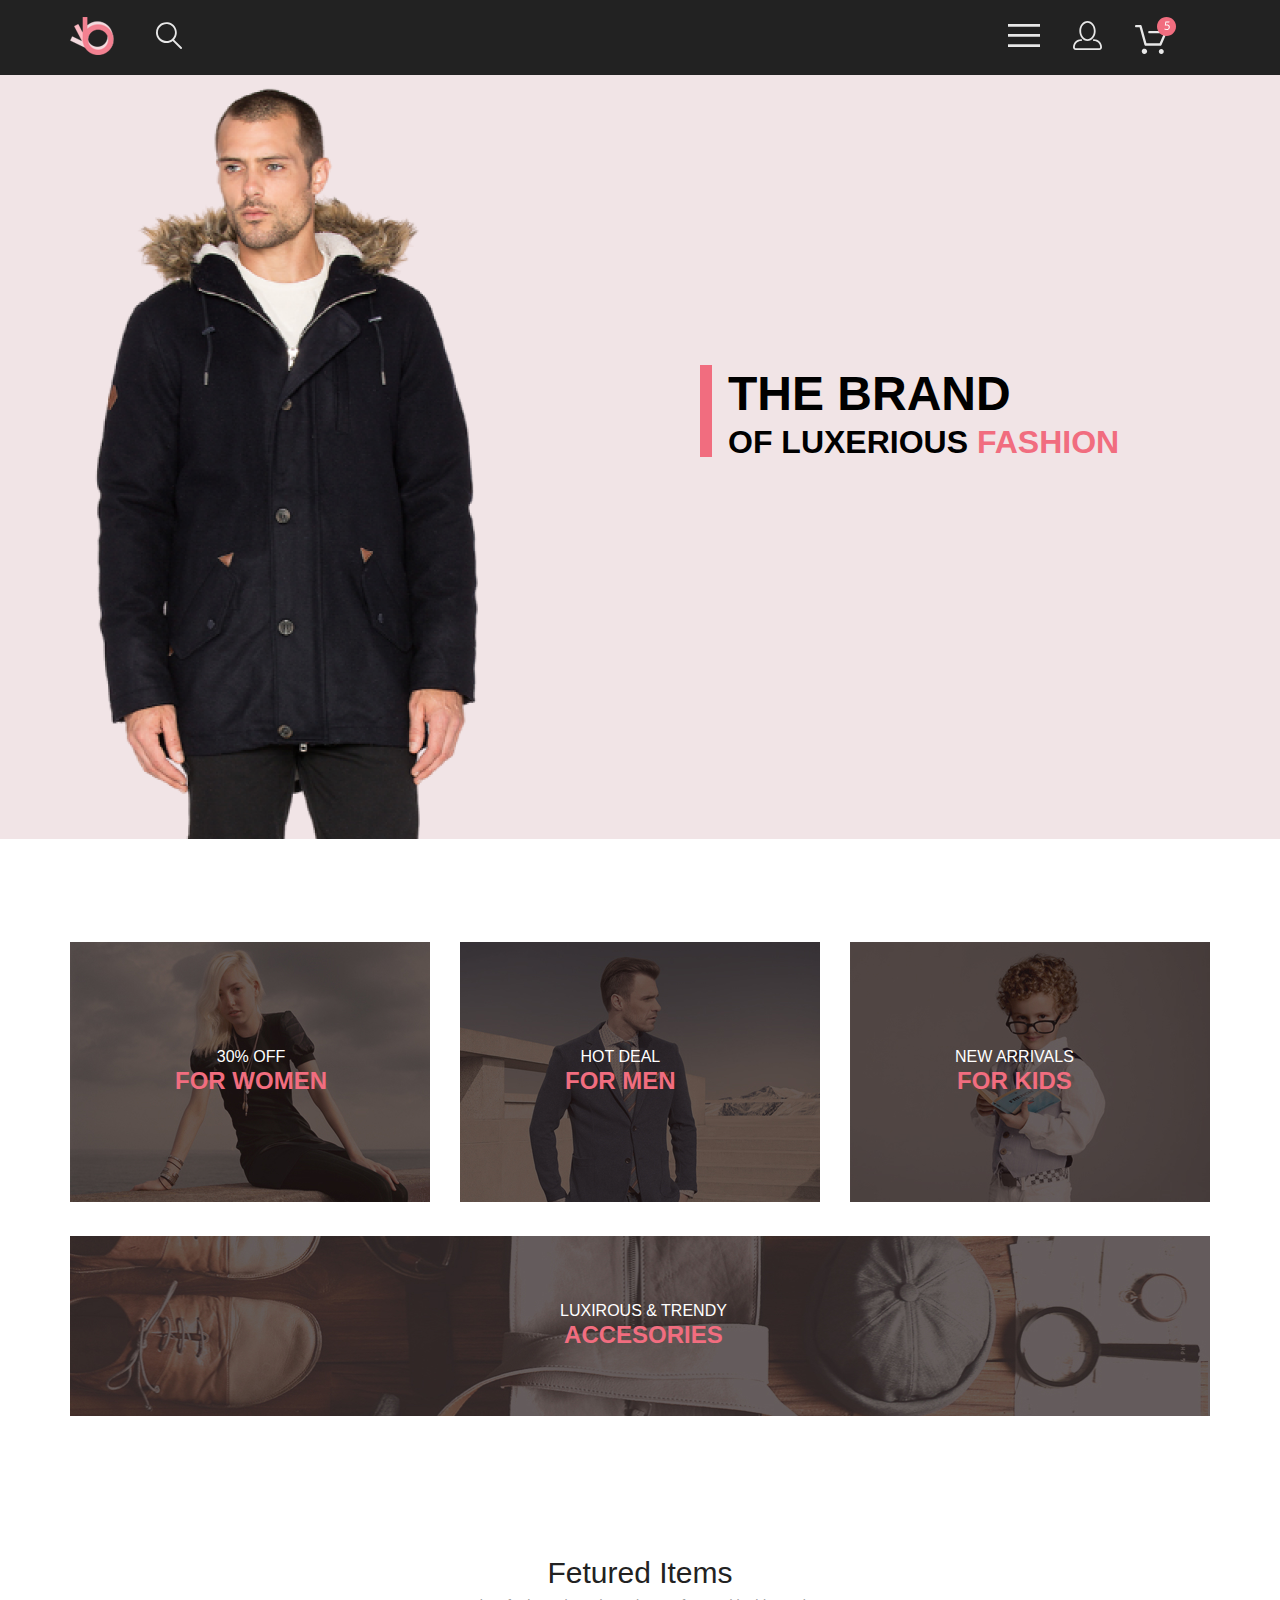
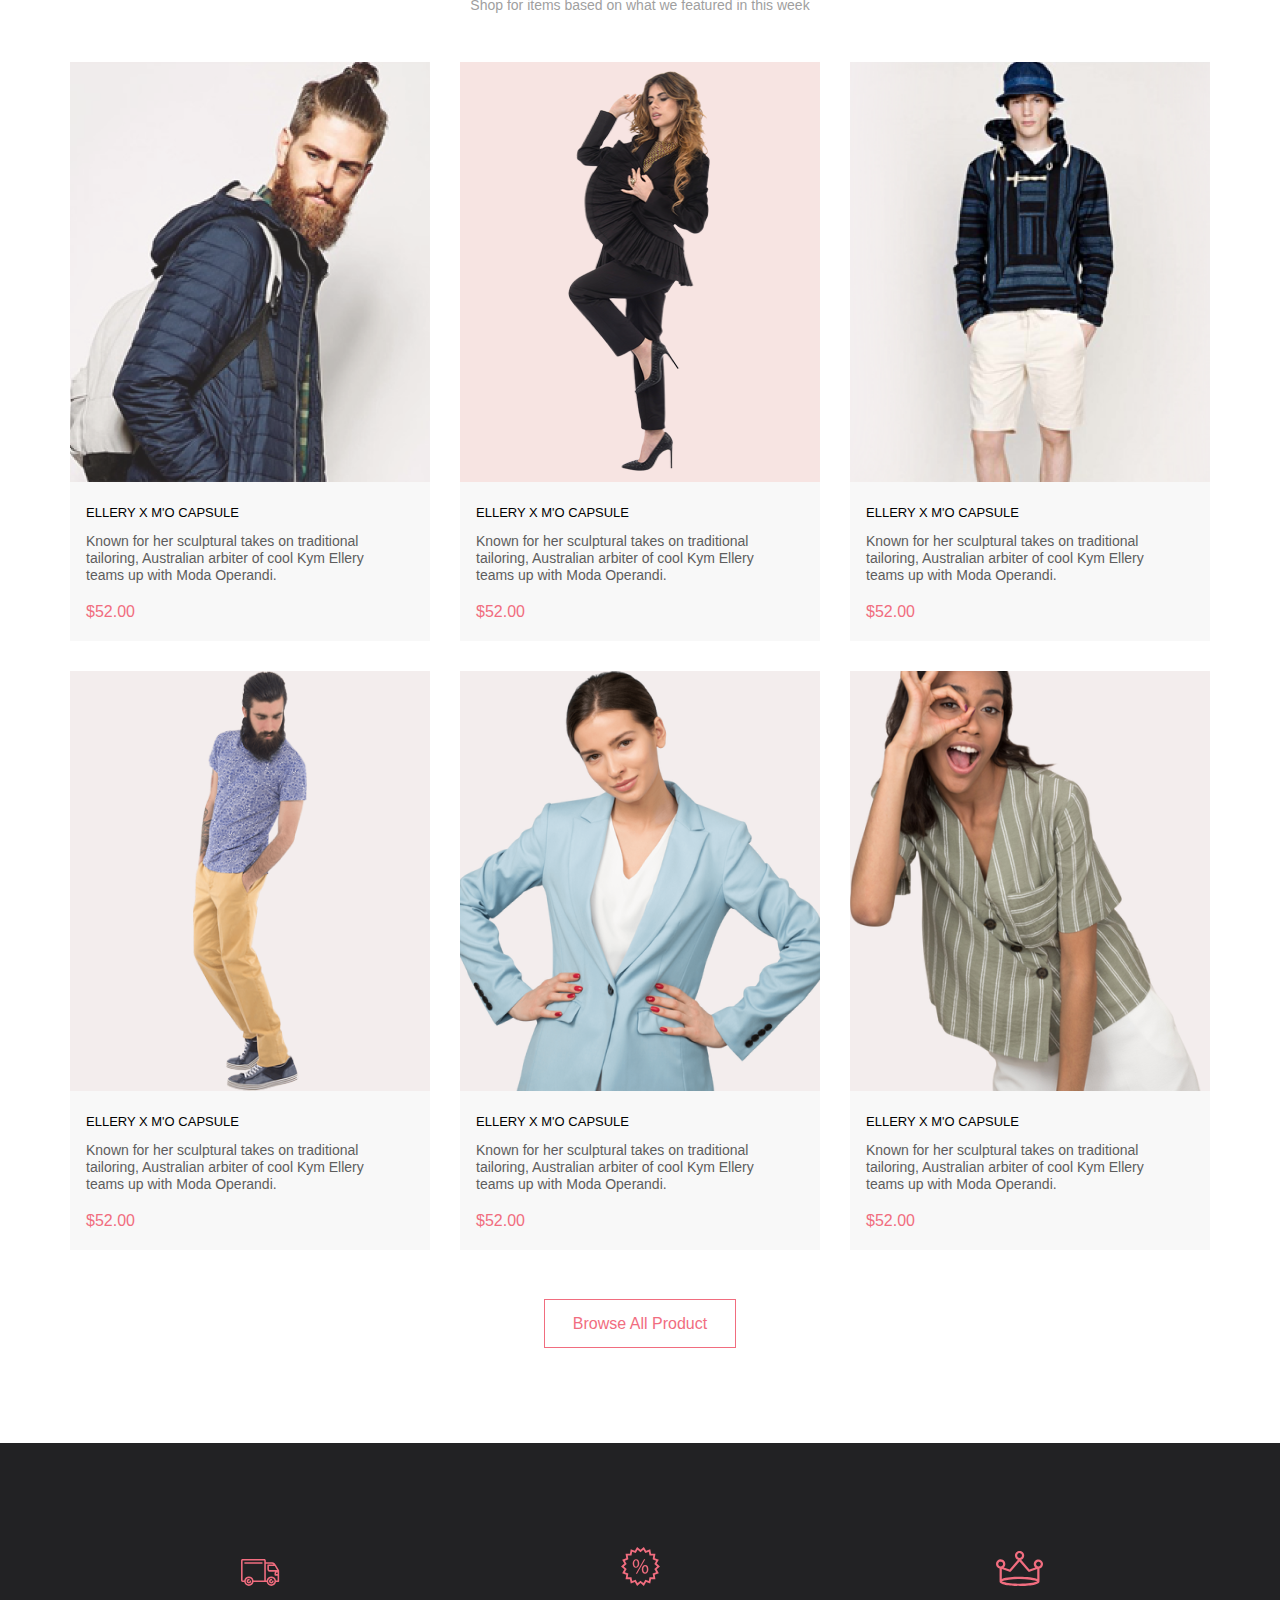
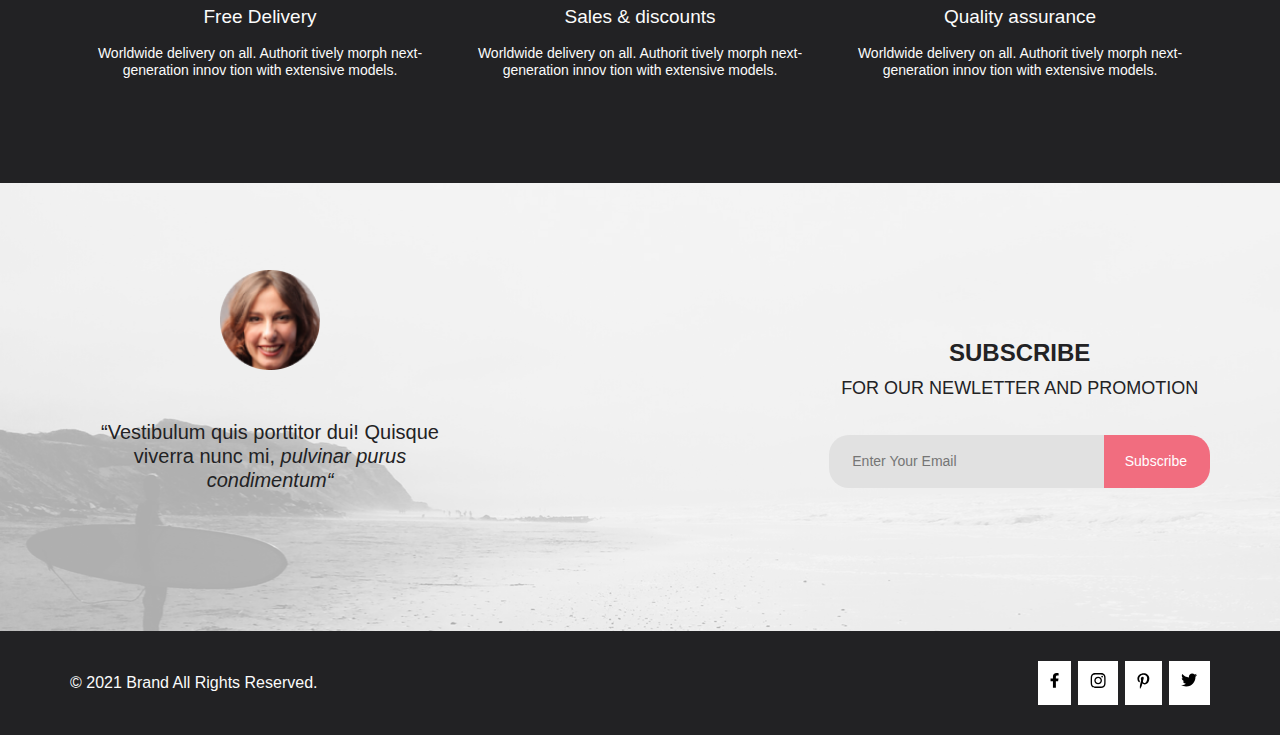
<file: Index.html>
<!DOCTYPE html>
<html lang="en">
<head>
    <meta charset="UTF-8">
    <meta http-equiv="X-UA-Compatible" content="IE=edge">
    <meta name="viewport" content="width=device-width, initial-scale=1.0">
    <title>Index</title>
    <link rel="stylesheet" href="style.css" type="text/css">
</head>
<body>
    <div class="wrapper">
        <div class="content">
    <header class="main-header">
        <div class="menu-header ">
            <div class="container ">
                <section class="main-menu ">
                    <ul class="menu-left ">
                        <li ><a  href="Index.html"><img  src="img/menu/logo.svg" alt="логотип"></a></li>
                         <li><a href="#"><img src="img/menu/found.svg" alt="поиск"></a></li>
                    </ul>      
                    <ul class="menu-right">
                        <li class="menu-box"><a href="#" ><img src="img/menu/menu.svg" alt="меню" ></a>
                            <nav class="navigation">
                                <div class="close"></div>
                                <ul class="menu">
                                    <li class="menu-nav"> <a href="#" class="menu-nav-link">MENU</a> </li>
                                    <li class="menu-nav-h"> <a href="Catalog.html" class="menu-nav-a"> MAN</a>
                                        <ul class="menu-nav-nav">
                                            <li class="menu-nav-p"><a href="Product.html" class="menu-nav-link">Accessories</a>
                                            </li>
                                            <li class="menu-nav-p"><a href="Product.html" class="menu-nav-link">Bags</a></li>
                                            <li class="menu-nav-p"><a href="Product.html" class="menu-nav-link">Denim</a></li>
                                            <li class="menu-nav-p"><a href="Product.html" class="menu-nav-link">T-Shirts</a></li>
                                        </ul>
                                    </li>
                                    <li class="menu-nav-h"><a href="Catalog.html" class="menu-nav-a">WOMAN</a>
                                        <ul class="menu-nav-nav">
                                            <li class="menu-nav-p"><a href="Product.html" class="menu-nav-link">Accessories</a>
                                            </li>
                                            <li class="menu-nav-p"><a href="Product.html" class="menu-nav-link">Jackets & Coats</a>
                                            </li>
                                            <li class="menu-nav-p"><a href="Product.html" class="menu-nav-link">Polos</a></li>
                                            <li class="menu-nav-p"><a href="Product.html" class="menu-nav-link">T-Shirts</a></li>
                                            <li class="menu-nav-p"><a href="Product.html" class="menu-nav-link">Shirts</a></li>
                                        </ul>
                                    </li>
                                    <li class="menu-nav-h"><a href="Catalog.html" class="menu-nav-a">KIDS</a>
                                        <ul class="menu-nav-nav">
                                            <li class="menu-nav-p"><a href="Product.html" class="menu-nav-link">Accessories</a>
                                            </li>
                                            <li class="menu-nav-p"><a href="Product.html" class="menu-nav-link">Jackets & Coats</a>
                                            </li>
                                            <li class="menu-nav-p"><a href="Product.html" class="menu-nav-link">Polos</a></li>
                                            <li class="menu-nav-p"><a href="Product.html" class="menu-nav-link">T-Shirts</a></li>
                                            <li class="menu-nav-p"><a href="Product.html" class="menu-nav-link">Shirts</a></li>
                                            <li class="menu-nav-p"><a href="Product.html" class="menu-nav-link">Bags</a></li>
                                        </ul>
                                    </li>
                                </ul>
                            </nav>
                        </li>
                        <li><a href="Registration.html"><img src="img/menu/persona.svg" alt="личный кабинет"></a></li>
                        <li><a href="Cart.html"><img src="img/menu/menu-all.svg" alt="корзина"></a></li>
                    </ul>
                </section>
            </div>
        </div>
    </header>
    <section class="promo ">
        <div class="container promo-cont">
            <div class="title-promo">
                <h1 class="title-first">THE BRAND</h1>
                <p class="text promo-text">OF LUXERIOUS <span class="fasion"> FASHION </span></p>
            </div>
        </div>
    </section>
        <section class="catalog container content-p">
            <div class="catalog-people">
                <div class="catalog-p ">
                    <a class="catalog-a" href="Catalog.html">
                    <img class="catalog-img" src="img/woman.jpg"  alt="женщины">
                    <div class="catalog-text">
                            <p class="c-text">30% OFF</p>
                        <h2 class="c-height">FOR WOMEN</h2>
                    </div>
                    </a>
                    </div>
                
                <div class="catalog-p catalog-p-n">
                    <a class="catalog-a" href="Catalog.html">
                    <img class="catalog-img"  src="img/men.jpg" alt="мужчины">
                    <div class="catalog-text">
                         <p class="c-text">HOT DEAL</p>
                        <h2 class="c-height">FOR MEN</h2>
                    </div>
                    </a>
                    </div>

                <div class="catalog-p ">
                    <a  class="catalog-a" href="Catalog.html">
                    <img class="catalog-img" src="img/kids.jpg"  alt="дети">
                    <div class="catalog-text ">
                        
                        <p class="c-text">NEW ARRIVALS</p>
                        <h2 class="c-height">FOR KIDS</h2>
                        </div>
                        </a>
                    </div>
            </div>
            
                <div class="catalog-p ">
                    <a class="catalog-a" href="Catalog.html">
                    <img class="catalog-img catalog-p-m" src="img/accsesarisjpg.jpg" alt="аксессуары">
                    <div class="ac-text">
                        
                        <p class="c-text">LUXIROUS & TRENDY</p>
                        <h2 class="c-height">ACCESORIES</h2></div>
                    </a>
                </div>
            
        </section>   
        <section class="content-p feature container " >
            <h3 class="feature-h3">Fetured Items</h3>
            <p class="feature-p">Shop for items based on what we featured in this week</p>
            <div class="feature-models">
                <div class="feature-items">
                    <a class="example" href="Catalog.html">
                        <img src="img/example 1.png" alt="" width="360px" class="example-img">
                        <div class="feature-disc">
                            <h4 class="feature-h">ELLERY X M'O CAPSULE</h4>
                            <p class="feature-text">Known for her sculptural takes on traditional tailoring, Australian arbiter of cool Kym Ellery teams up with Moda
                            Operandi.</p>
                            <p class="feature-price">$52.00</p>
                        </div>
                    </a>
                    <a class="example-add"
                    href="Cart.html"> <img  class="add-image" src="img/Vector-add.svg"  alt=""> <p class="add-p"> Add to Cart</p></a>
                </div>
                <div class="feature-items">
                    <a class="example" href="Catalog.html">
                        <img src="img/example 2.png" alt="" width="360px" class="example-img">
                        <div class="feature-disc">
                            <h4 class="feature-h">ELLERY X M'O CAPSULE</h4>
                            <p class="feature-text">Known for her sculptural takes on traditional tailoring, Australian arbiter of cool Kym
                                Ellery teams up with Moda
                                Operandi.</p>
                            <p class="feature-price">$52.00</p>
                        </div>
                    </a>
                    <a class="example-add" href="Cart.html"> <img class="add-image" src="img/Vector-add.svg" alt="">Add to Cart</a>
                </div>
                <div class="feature-items">
                    <a class="example" href="Catalog.html">
                        <img src="img/example 3.png" alt="" width="360px" class="example-img">
                        <div class="feature-disc">
                            <h4 class="feature-h">ELLERY X M'O CAPSULE</h4>
                            <p class="feature-text">Known for her sculptural takes on traditional tailoring, Australian arbiter of cool Kym
                            Ellery teams up with Moda
                            Operandi.</p>
                            <p class="feature-price">$52.00</p>
                        </div>
                    </a>
                    <a class="example-add" href="Cart.html"> <img class="add-image" src="img/Vector-add.svg" alt="">Add to Cart</a>
                </div>
            
            
                <div class="feature-items">
                    <a class="example" href="Catalog.html">
                        <img src="img/example 4.png" alt="" width="360px" class="example-img">
                        <div class="feature-disc">
                            <h4 class="feature-h">ELLERY X M'O CAPSULE</h4>
                            <p class="feature-text">Known for her sculptural takes on traditional tailoring, Australian arbiter of cool Kym
                            Ellery teams up with Moda
                            Operandi.</p>
                            <p class="feature-price">$52.00</p>
                        </div>
                    </a>
                    <a class="example-add" href="Cart.html"> <img class="add-image" src="img/Vector-add.svg" alt="" width="26px">Add to Cart</a>
                </div>
                <div class="feature-items">
                    <a class="example" href="Catalog.html">
                        <img src="img/example 5.png" alt="" width="360px" class="example-img">
                        <div class="feature-disc">
                            <h4 class="feature-h">ELLERY X M'O CAPSULE</h4>
                            <p class="feature-text">Known for her sculptural takes on traditional tailoring, Australian arbiter of cool Kym
                            Ellery teams up with Moda
                            Operandi.</p>
                            <p class="feature-price">$52.00</p>
                        </div>
                    </a>
                    <a class="example-add" href="Cart.html"> <img class="add-image" src="img/Vector-add.svg" alt="">Add to Cart</a>
                </div>
                <div class="feature-items">
                    <a class="example" href="Catalog.html">
                        <img src="img/example 6.png" alt="" width="360px" class="example-img">
                        <div class="feature-disc">
                            <h4 class="feature-h">ELLERY X M'O CAPSULE</h4>
                            <p class="feature-text">Known for her sculptural takes on traditional tailoring, Australian arbiter of cool Kym
                            Ellery teams up with Moda
                            Operandi.</p>
                            <p class="feature-price">$52.00</p>
                        </div>
                    </a>
                    <a class="example-add" href="Cart.html"> <img class="add-image" src="img/Vector-add.svg" c alt="" >Add to Cart</a>
                </div>
            </div>
            <div class="buttom-feature">
                <a class="fbuttom-text" href="Catalog.html"> Browse All Product</a>
            </div>
        </section>
    </main>
    </div>
    <footer>
        <section class="plus-class">
            <div class="cont-plus container">
                <div class="delivery plus">
                    <img class="div-img div-img-one" src="img/car.svg" alt="" width="39px">
                    <p class="plus-h">Free Delivery</p>
                    <p class="plus-text">Worldwide delivery on all. Authorit tively morph next-generation innov tion with extensive models.</p>
                </div>
                <div class="sales plus">
                    <img class="div-img div-img-two" src="img/Persent.svg" alt="" width="39px">
                    <p class="plus-h">Sales & discounts</p>
                    <p class="plus-text">Worldwide delivery on all. Authorit tively morph next-generation innov tion with extensive models.</p>
                </div>
                <div class="quality plus">
                    <img class="div-img div-img-three" src="img/King.svg" alt="" >
                    <p class="plus-h">Quality assurance</p>
                    <p class="plus-text">Worldwide delivery on all. Authorit tively morph next-generation innov tion with extensive models.</p>
                </div>
            </div>
        </section>
        <section class="contacts">
            <div class="subscribes container">
                <div class="people-sub">
                    <figure class="sub-sub">
                        <img src="img/Subscribes.png" alt="" class="img-sub" width="100px">
                        <p class="text-subscribes">“Vestibulum quis porttitor dui! Quisque viverra nunc mi, <i> pulvinar purus condimentum“</i></p>
                    </figure>
                </div>
                <div class="sub-forms">
                    <p class="sub-h">SUBSCRIBE</p>
                    <p class="sub-text">FOR OUR NEWLETTER AND PROMOTION </p>
                    <form action="#">
                        <input class="forms-text" type="text" placeholder="Enter Your Email">
                        <input class="send" type="button" value="Subscribe">
                    </form>
                </div>
            </div>
        </section>
        <section class="main-footer">
            <div class="footer container">
                <div class="protect">
                    <p class="text-potect">© 2021 Brand All Rights Reserved.</p>
                </div>
                <div class="social">
                    <div class="social-ul">
                        <a class="social-a" href="#"><img class="sosial-img" src="img/FB.svg" alt="Facebook"></a>
                        <a class="social-a instagram" href="#"><img class="sosial-img" src="img/Instagram.svg" alt="Instagram"
                                class="social-img"></a>
                        <a class="social-a" href="#"><img class="sosial-img" src="img/Pinterest.svg" alt="Pinterest"></a>
                        <a class="social-a" href="#"><img class="sosial-img" src="img/Twitter.svg" alt="Twitter"></a>
                    </div>
                </div>
            </div>
        </section>
    </footer>
    </div>
</body>
</html>
</file>
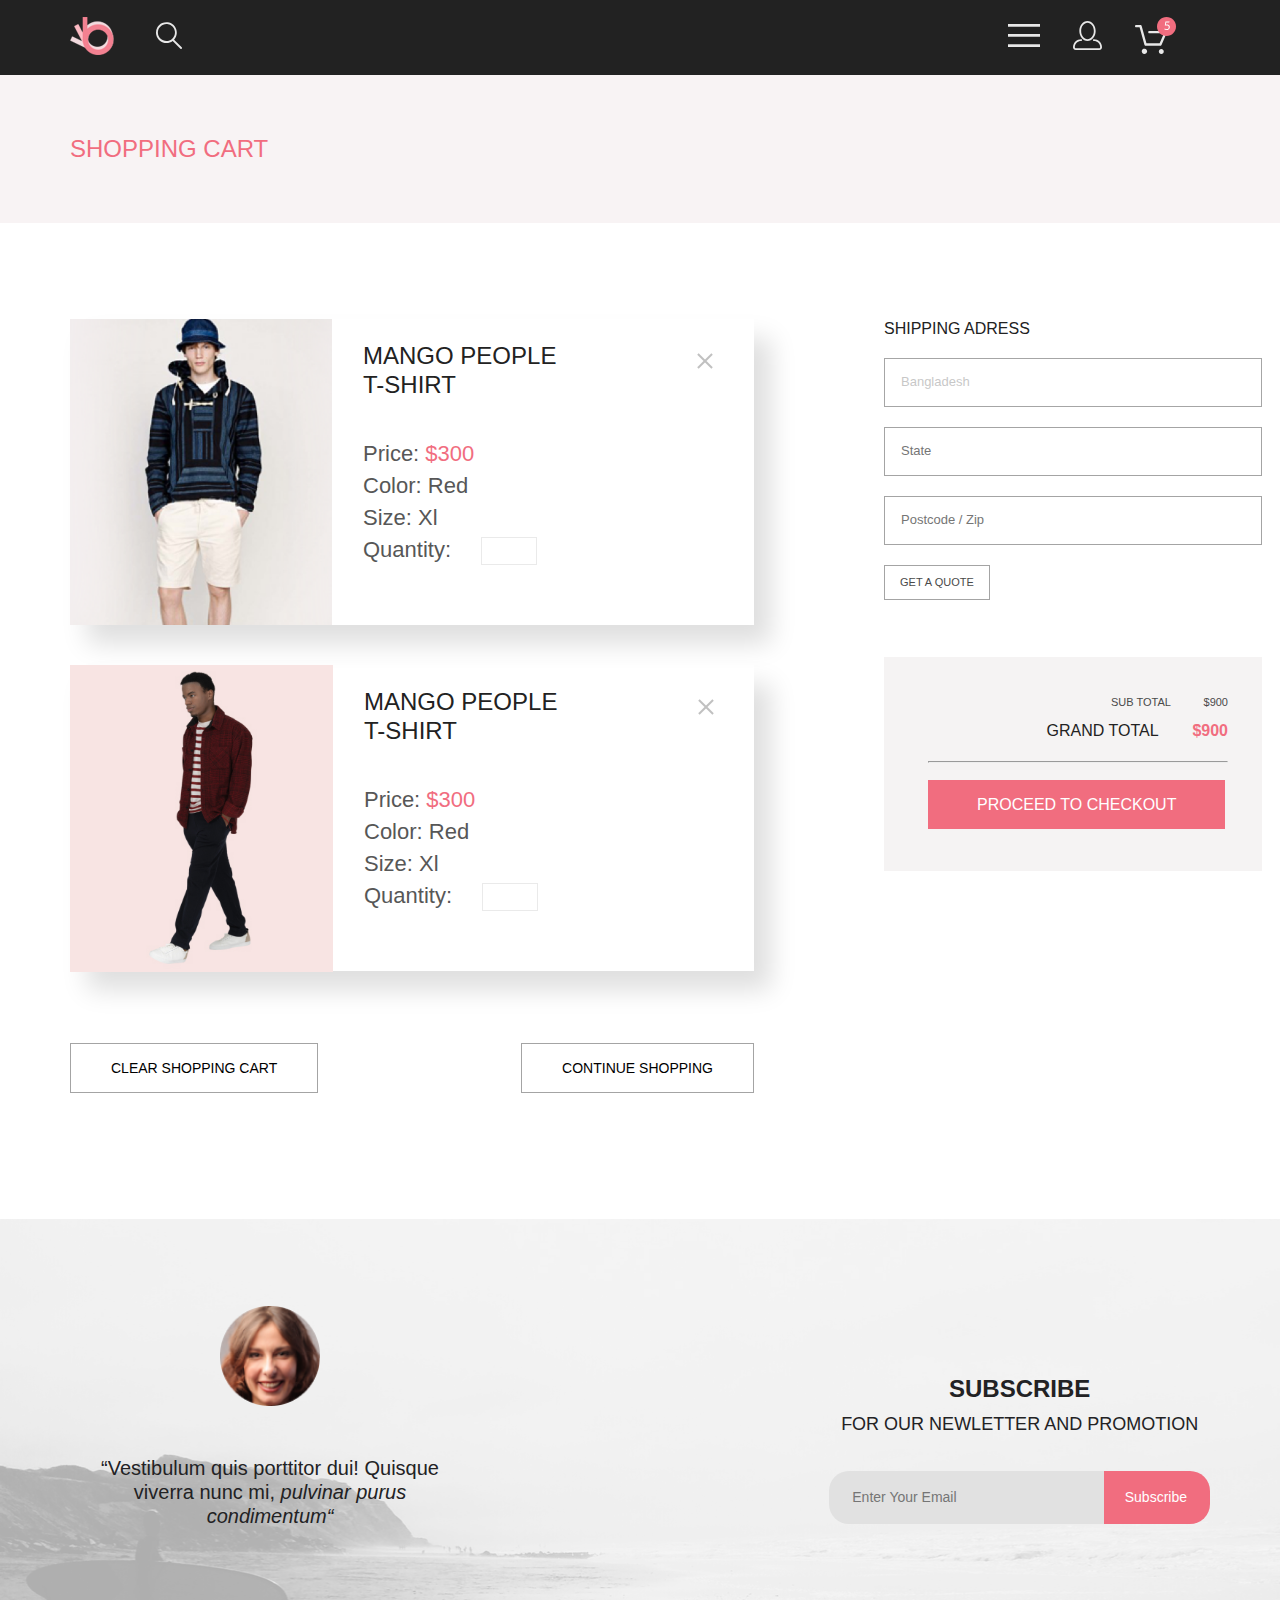
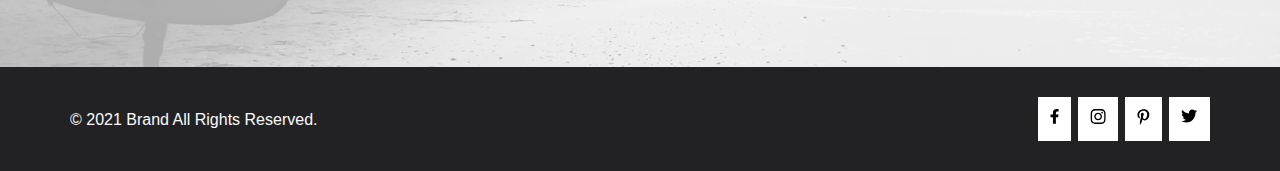
<file: Cart.html>
<!DOCTYPE html>
<html lang="en">

<head>
    <meta charset="UTF-8">
    <meta http-equiv="X-UA-Compatible" content="IE=edge">
    <meta name="viewport" content="width=device-width, initial-scale=1.0">
    <title>Cart</title>
    <link rel="stylesheet" href="style.css" type="text/css">

</head>

<body>
    <div class="wrapper">
    <div class="content">
    <header class="main-header">
        <div class="menu-header">
            <div class="container">
                <section class="main-menu">
                    <ul class="menu-left">
                        <li><a href="Index.html"><img src="img/menu/logo.svg" alt="логотип"></a></li>
                        <li><a href="#"><img src="img/menu/found.svg" alt="поиск"></a></li>
                    </ul>
                    <ul class="menu-right">
                        <li class="menu-box"><a href="#"><img src="img/menu/menu.svg" alt="меню"></a>
                            <nav class="navigation">
                                <div class="close"></div>
                                <ul class="menu">
                                    <li class="menu-nav"> <a href="#" class="menu-nav-link">MENU</a> </li>
                                    <li class="menu-nav-h"> <a href="Catalog.html" class="menu-nav-a"> MAN</a>
                                        <ul class="menu-nav-nav">
                                            <li class="menu-nav-p"><a href="Product.html"
                                                    class="menu-nav-link">Accessories</a>
                                            </li>
                                            <li class="menu-nav-p"><a href="Product.html" class="menu-nav-link">Bags</a>
                                            </li>
                                            <li class="menu-nav-p"><a href="Product.html"
                                                    class="menu-nav-link">Denim</a></li>
                                            <li class="menu-nav-p"><a href="Product.html"
                                                    class="menu-nav-link">T-Shirts</a></li>
                                        </ul>
                                    </li>
                                    <li class="menu-nav-h"><a href="Catalog.html" class="menu-nav-a">WOMAN</a>
                                        <ul class="menu-nav-nav">
                                            <li class="menu-nav-p"><a href="Product.html"
                                                    class="menu-nav-link">Accessories</a>
                                            </li>
                                            <li class="menu-nav-p"><a href="Product.html" class="menu-nav-link">Jackets
                                                    & Coats</a>
                                            </li>
                                            <li class="menu-nav-p"><a href="Product.html"
                                                    class="menu-nav-link">Polos</a></li>
                                            <li class="menu-nav-p"><a href="Product.html"
                                                    class="menu-nav-link">T-Shirts</a></li>
                                            <li class="menu-nav-p"><a href="Product.html"
                                                    class="menu-nav-link">Shirts</a></li>
                                        </ul>
                                    </li>
                                    <li class="menu-nav-h"><a href="Catalog.html" class="menu-nav-a">KIDS</a>
                                        <ul class="menu-nav-nav">
                                            <li class="menu-nav-p"><a href="Product.html"
                                                    class="menu-nav-link">Accessories</a>
                                            </li>
                                            <li class="menu-nav-p"><a href="Product.html" class="menu-nav-link">Jackets
                                                    & Coats</a>
                                            </li>
                                            <li class="menu-nav-p"><a href="Product.html"
                                                    class="menu-nav-link">Polos</a></li>
                                            <li class="menu-nav-p"><a href="Product.html"
                                                    class="menu-nav-link">T-Shirts</a></li>
                                            <li class="menu-nav-p"><a href="Product.html"
                                                    class="menu-nav-link">Shirts</a></li>
                                            <li class="menu-nav-p"><a href="Product.html" class="menu-nav-link">Bags</a>
                                            </li>
                                        </ul>
                                    </li>
                                </ul>
                            </nav>
                        </li>
                        <li><a href="Registration.html"><img src="img/menu/persona.svg" alt="личный кабинет"></a></li>
                        <li><a href="Cart.html"><img src="img/menu/menu-all.svg" alt="корзина"></a></li>
                    </ul>
                </section>
            </div>
        </div>
    </header>
    <section class="shopping-cart">
        <div class="container">
            <p class="shopping-cart-p">SHOPPING CART</p>
        </div>
    </section>
    <section class="cart-two container" > 
        <div class="items-one">
            <div class="items-one-cart">
                <div class="items-one-img">
                    <a href="Product.html"><img src="img/example 3.png" alt="men" width="262px"></a>
                </div>
                <div class="items-one-text">
                    <div class="close"></div>
                    <p class="items-one-disc">MANGO PEOPLE T-SHIRT</p>
                    <p class="items-one-price">Price: <span class="items-one-price-one">$300</span></p>
                    <p class="items-one-color">Color: Red</p>
                    <p class="items-one-color">Size: Xl</p>
                    <p class="items-one-color">Quantity: <input class="items-one-color-two" type="number" id="Quantity" 
                     min="1" max="100"> </p>
                </div>
            </div>
            <div class="items-one-cart">
                <div class="items-one-img">
                    <a href="Product.html"><img src="img/men/Men 2.jpg" alt="men" width="263px"></a>
                </div>
                <div class="items-one-text">
                    <div class="close"></div>
                    <p class="items-one-disc">MANGO PEOPLE T-SHIRT</p>
                    <p class="items-one-price">Price: <span class="items-one-price-one">$300</span></p>
                    <p class="items-one-color">Color: Red</p>
                    <p class="items-one-color">Size: Xl</p>
                    <p class="items-one-color">Quantity: <input class="items-one-color-two" type="number" id="Quantity" min="1" max="100"> </p>
                </div>
            </div>

            <div class="items-one-button">
                <div class="items-one-button-first">
                    <a class="items-one-button-a" href="#">CLEAR SHOPPING CART</a>
                </div>
                <div class="items-one-button-first">
                    <a class="items-one-button-a" href="Catalog.html">CONTINUE SHOPPING</a>
                </div>
            </div>
        </div>
        <div class="items-two">
            <form action="#">
                <p class="items-two-form-p">SHIPPING ADRESS</p>
                <input class="items-two-form-first items-two-form" type="text" placeholder="Bangladesh">
                <input class="items-two-form" type="text" placeholder="State">
                <input class="items-two-form" type="text" placeholder="Postcode / Zip">
                <input class="items-two-form-button" type="button" value="GET A QUOTE">
            </form>
            <div class="items-two-checkout">
                <div class="items-two-checkout-one">
                    <p class="items-two-checkout-sub"> SUB TOTAL <span class="items-two-checkout-sub-s">$900</span></p>
                    <p class="items-two-checkout-total"> GRAND TOTAL <span class="items-two-checkout-total-s">$900</span></p>
                    <hr>
                </div>
                    <div class="items-two-button-first">
                        <a class="items-two-button-a" href="#">PROCEED TO CHECKOUT</a>
                </div> 
            </div>
        </div>
    </section>
    </div>
    
    <footer>
        <section class="contacts">
            <div class="subscribes container">
                <div class="people-sub">
                    <figure class="sub-sub">
                        <img src="img/Subscribes.png" alt="" class="img-sub" width="100px">
                        <p class="text-subscribes">“Vestibulum quis porttitor dui! Quisque viverra nunc mi, <i> pulvinar
                                purus condimentum“</i></p>
                    </figure>
                </div>
                <div class="sub-forms">
                    <p class="sub-h">SUBSCRIBE</p>
                    <p class="sub-text">FOR OUR NEWLETTER AND PROMOTION </p>
                    <form action="#">
                        <input class="forms-text" type="text" placeholder="Enter Your Email">
                        <input class="send" type="button" value="Subscribe">
                    </form>
                </div>
            </div>
        </section>
        <section class="main-footer">
            <div class="footer container">
                <div class="protect">
                    <p class="text-potect">© 2021 Brand All Rights Reserved.</p>
                </div>
                <div class="social">
                    <div class="social-ul">
                        <a class="social-a" href="#"><img class="sosial-img" src="img/FB.svg" alt="Facebook"></a>
                        <a class="social-a instagram" href="#"><img class="sosial-img" src="img/Instagram.svg" alt="Instagram"
                                class="social-img"></a>
                        <a class="social-a" href="#"><img class="sosial-img" src="img/Pinterest.svg" alt="Pinterest"></a>
                        <a class="social-a" href="#"><img class="sosial-img" src="img/Twitter.svg" alt="Twitter"></a>
                    </div>
                </div>
            </div>
        </section>
    </footer>
    </div>
    </body>
    
    </html>
</file>
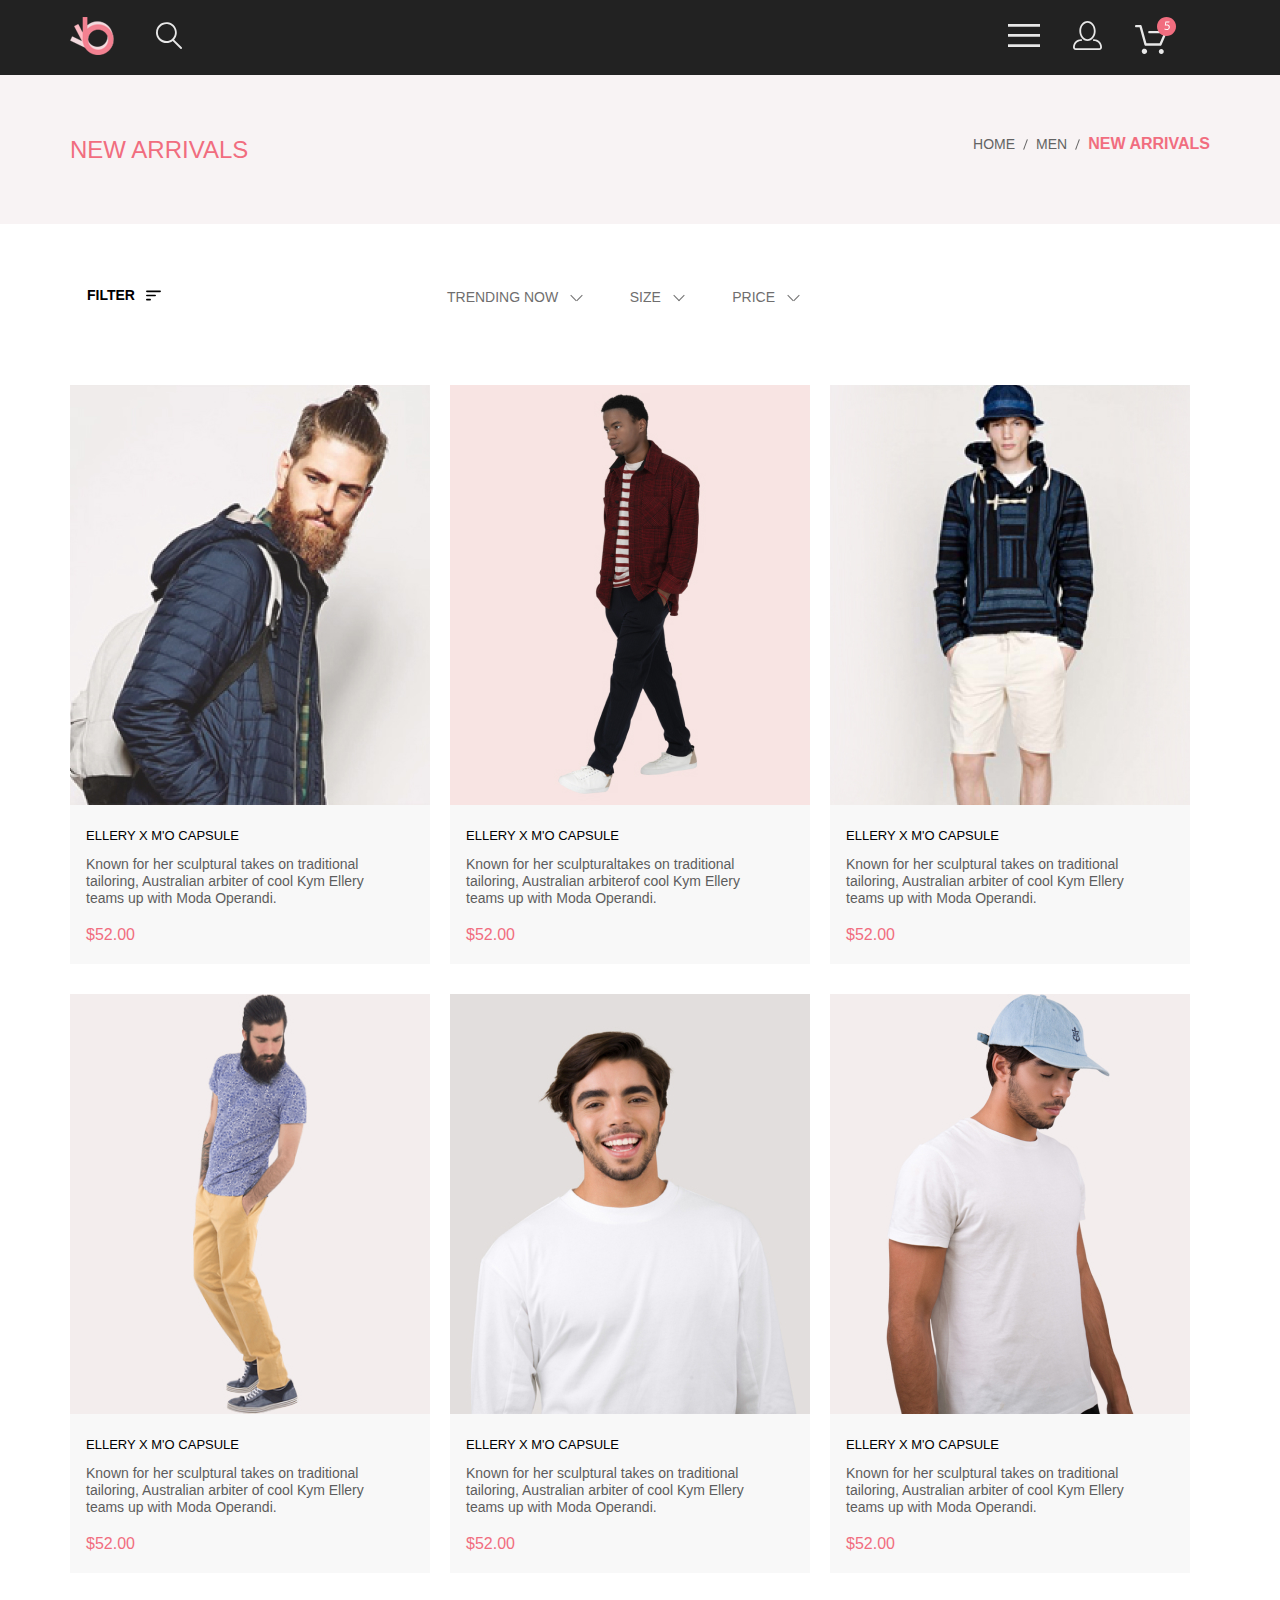
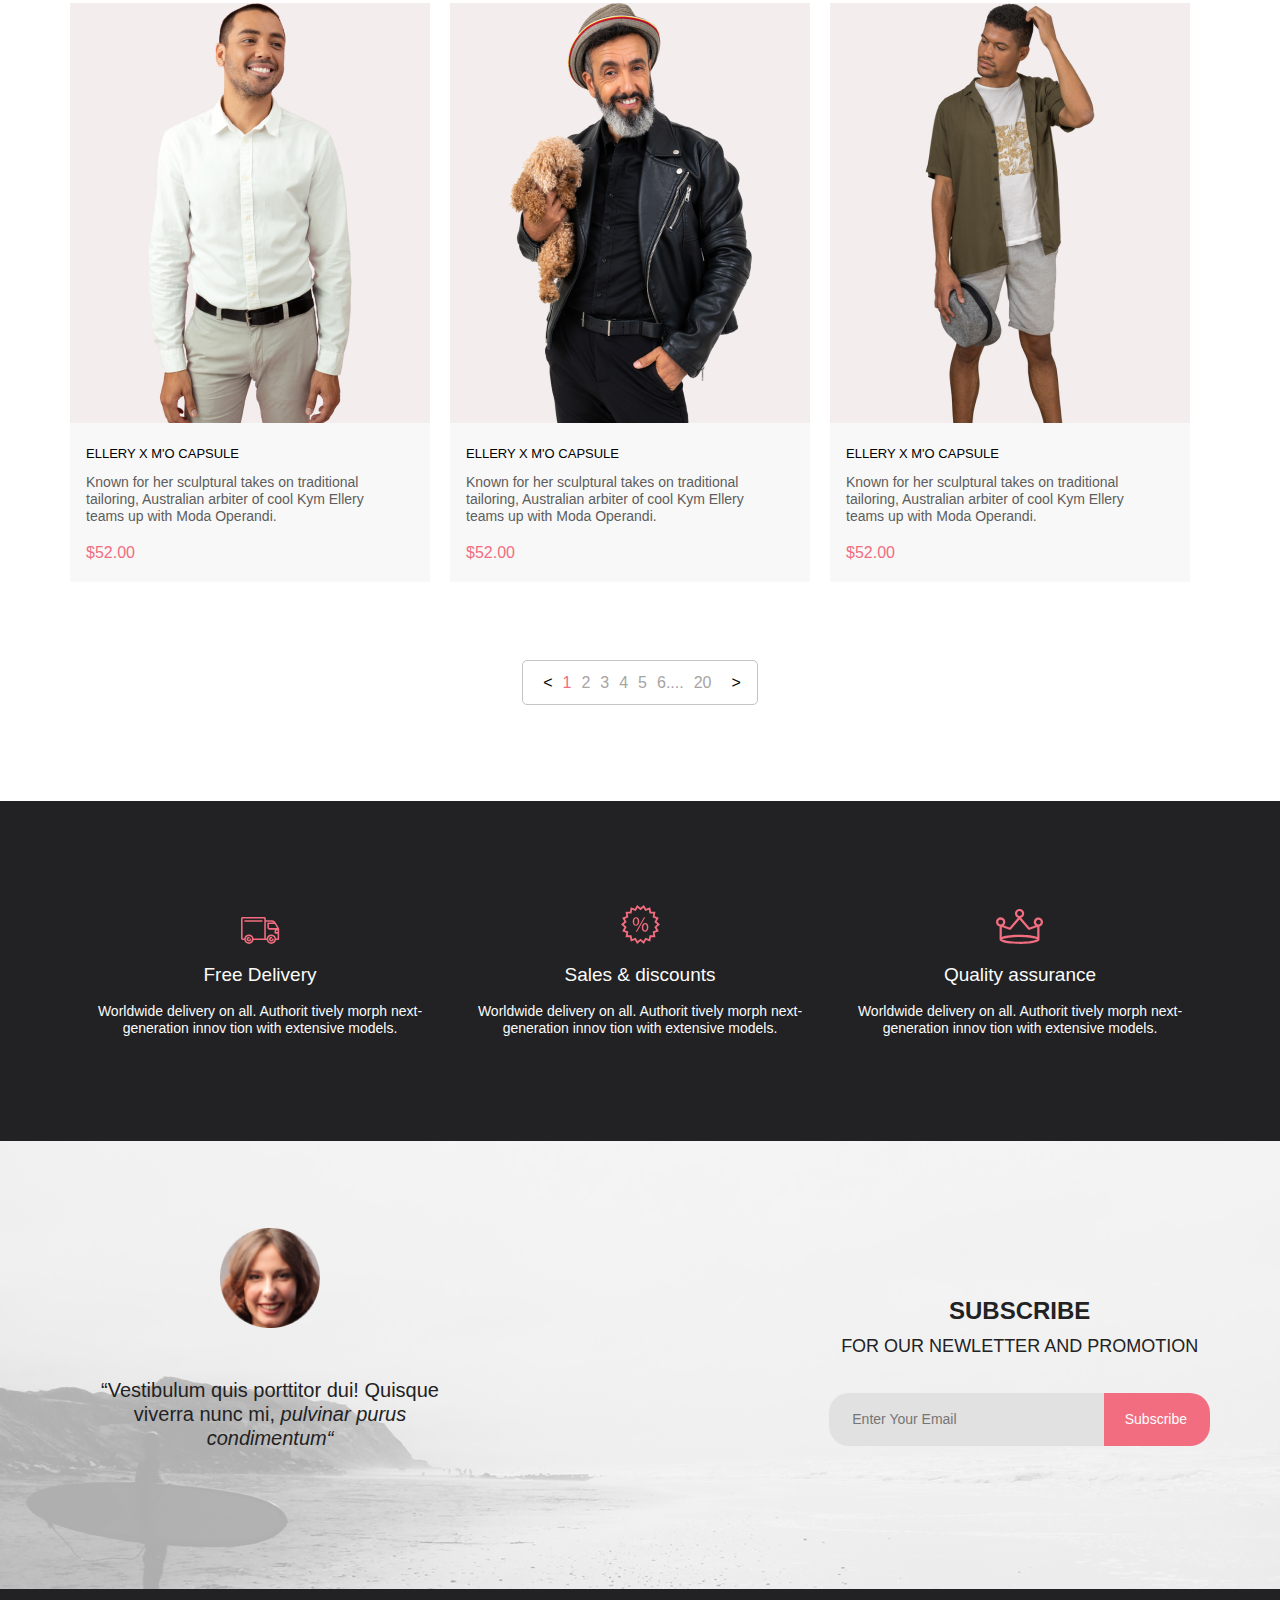
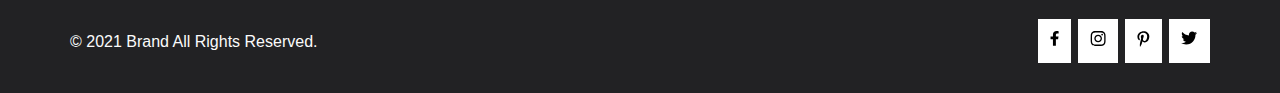
<file: Catalog.html>
<!DOCTYPE html>
<html lang="en">

<head>
    <meta charset="UTF-8">
    <meta http-equiv="X-UA-Compatible" content="IE=edge">
    <meta name="viewport" content="width=device-width, initial-scale=1.0">
    <title>Catalog</title>
    <link rel="stylesheet" href="style.css" type="text/css">
</head>

<body>
    <div class="wrapper">
        <div class="content">
    <header class="main-header">
        <div class="menu-header">
            <div class="container">
                <section class="main-menu">
                    <ul class="menu-left">
                        <li><a href="Index.html"><img src="img/menu/logo.svg" alt="логотип"></a></li>
                        <li><a href="#"><img src="img/menu/found.svg" alt="поиск"></a></li>
                    </ul>
                    <ul class="menu-right">
                        <li class="menu-box"><a href="#"><img src="img/menu/menu.svg" alt="меню"></a>
                            <nav class="navigation">
                                <div class="close"></div>
                                <ul class="menu">
                                    <li class="menu-nav"> <a href="#" class="menu-nav-link">MENU</a> </li>
                                    <li class="menu-nav-h"> <a href="Catalog.html" class="menu-nav-a"> MAN</a>
                                        <ul class="menu-nav-nav">
                                            <li class="menu-nav-p"><a href="Product.html" class="menu-nav-link">Accessories</a>
                                            </li>
                                            <li class="menu-nav-p"><a href="Product.html" class="menu-nav-link">Bags</a></li>
                                            <li class="menu-nav-p"><a href="Product.html" class="menu-nav-link">Denim</a></li>
                                            <li class="menu-nav-p"><a href="Product.html" class="menu-nav-link">T-Shirts</a></li>
                                        </ul>
                                    </li>
                                    <li class="menu-nav-h"><a href="Catalog.html" class="menu-nav-a">WOMAN</a>
                                        <ul class="menu-nav-nav">
                                            <li class="menu-nav-p"><a href="Product.html" class="menu-nav-link">Accessories</a>
                                            </li>
                                            <li class="menu-nav-p"><a href="Product.html" class="menu-nav-link">Jackets & Coats</a>
                                            </li>
                                            <li class="menu-nav-p"><a href="Product.html" class="menu-nav-link">Polos</a></li>
                                            <li class="menu-nav-p"><a href="Product.html" class="menu-nav-link">T-Shirts</a></li>
                                            <li class="menu-nav-p"><a href="Product.html" class="menu-nav-link">Shirts</a></li>
                                        </ul>
                                    </li>
                                    <li class="menu-nav-h"><a href="Catalog.html" class="menu-nav-a">KIDS</a>
                                        <ul class="menu-nav-nav">
                                            <li class="menu-nav-p"><a href="Product.html" class="menu-nav-link">Accessories</a>
                                            </li>
                                            <li class="menu-nav-p"><a href="Product.html" class="menu-nav-link">Jackets & Coats</a>
                                            </li>
                                            <li class="menu-nav-p"><a href="Product.html" class="menu-nav-link">Polos</a></li>
                                            <li class="menu-nav-p"><a href="Product.html" class="menu-nav-link">T-Shirts</a></li>
                                            <li class="menu-nav-p"><a href="Product.html" class="menu-nav-link">Shirts</a></li>
                                            <li class="menu-nav-p"><a href="Product.html" class="menu-nav-link">Bags</a></li>
                                        </ul>
                                    </li>
                                </ul>
                            </nav>
                        </li>
                        <li><a href="Registration.html"><img src="img/menu/persona.svg" alt="личный кабинет"></a></li>
                        <li><a href="Cart.html"><img src="img/menu/menu-all.svg" alt="корзина"></a></li>
                    </ul>
                </section>
            </div>
        </div>
    </header>
    <section class="arrials">
        <div class="container arrials-cont">
            <h3 class="arrials-h">NEW ARRIVALS</h3>
            <ul class="arrials-ul">
                <li class="arrials-li"><a class="arrials-a" href="Index.html"> HOME</a></li>
                <p class="arrials-p"></p>
                <li class="arrials-li"><a class="arrials-a" href="Catalog.html">MEN</a></li>
                <p class="arrials-p"></p>
                <li class="arrials-li arrials-li-new">  NEW ARRIVALS</li>
            </ul>
        </div>
    </section>
    <section class="product container">
        <div class="menu-product">
            <nav class="filter">
                <div class="filter-picture">
                    <a class="filter-pa" href="#"><p class="filter-p">filter</p></a></a><img class="filter-img" src="img/men/Filter.svg" alt="">
                </div>
                <div class="filter-cat">
                    <div class="filters-ul">
                        <div class="categor-ul">
                            <label class="accordion">
                            <input type='checkbox' name='checkbox-accordion' checked="checked">
                            <div class="filter-li-first ">CATEGORY</div>
                            <div class="accordion__content accordion__content_first">
                                <p class="categor-li"><a class="categor-a" href="#">Accessories</a></p>
                                <p class="categor-li"><a class="categor-a" href="#">Bags</a></p>
                                <p class="categor-li"><a class="categor-a" href="#">Denim</a></p>
                                <p class="categor-li"><a class="categor-a" href="#">Hoodies & Sweatshirts</a></p>
                                <p class="categor-li"><a class="categor-a" href="#">Jackets & Coats</a></p>
                                <p class="categor-li"><a class="categor-a" href="#">Polos</a></p>
                                <p class="categor-li"><a class="categor-a" href="#">Shirts</a></p>
                                <p class="categor-li"><a class="categor-a" href="#">Shoes</a></p>
                                <p class="categor-li"><a class="categor-a" href="#">Sweaters & Knits</a></p>
                                <p class="categor-li"><a class="categor-a" href="#">T-Shirts</a></p>
                                <p class="categor-li"><a class="categor-a" href="#">Tanks</a></p>
                            </div>
                            </label>
                            <label class="accordion">
                                <input type='checkbox' name='checkbox-accordion'>
                                <div class="filter-li-first ">BRAND</div>
                                <div class="accordion__content">
                                <p class="categor-li"><a class="categor-a" href="#">Accessories</a></p>
                                <p class="categor-li"><a class="categor-a" href="#">Bags</a></p>
                                <p class="categor-li"><a class="categor-a" href="#">Denim</a></p>
                                <p class="categor-li"><a class="categor-a" href="#">Hoodies & Sweatshirts</a></p>
                                <p class="categor-li"><a class="categor-a" href="#">Jackets & Coats</a></p>
                                <p class="categor-li"><a class="categor-a" href="#">Polos</a></p>
                                <p class="categor-li"><a class="categor-a" href="#">Shirts</a></p>
                                <p class="categor-li"><a class="categor-a" href="#">Shoes</a></p>
                                <p class="categor-li"><a class="categor-a" href="#">Sweaters & Knits</a></p>
                                <p class="categor-li"><a class="categor-a" href="#">T-Shirts</a></p>
                                <p class="categor-li"><a class="categor-a" href="#">Tanks</a></p>
                                </div>
                            </label>
                            <label class="accordion">
                                <input type='checkbox' name='checkbox-accordion'>
                                <div class="filter-li-first ">DESIGNER</div>
                                <div class="accordion__content">
                                    <p class="categor-li"><a class="categor-a" href="#">Accessories</a></p>
                                    <p class="categor-li"><a class="categor-a" href="#">Bags</a></p>
                                    <p class="categor-li"><a class="categor-a" href="#">Denim</a></p>
                                    <p class="categor-li"><a class="categor-a" href="#">Hoodies & Sweatshirts</a></p>
                                    <p class="categor-li"><a class="categor-a" href="#">Jackets & Coats</a></p>
                                    <p class="categor-li"><a class="categor-a" href="#">Polos</a></p>
                                    <p class="categor-li"><a class="categor-a" href="#">Shirts</a></p>
                                    <p class="categor-li"><a class="categor-a" href="#">Shoes</a></p>
                                    <p class="categor-li"><a class="categor-a" href="#">Sweaters & Knits</a></p>
                                    <p class="categor-li"><a class="categor-a" href="#">T-Shirts</a></p>
                                    <p class="categor-li"><a class="categor-a" href="#">Tanks</a></p>
                                </div>
                            </label>
                        </div>
                    </div>
                </div>
            </nav>
            <div class="navi">
                <div class="trend-size">
                <a href="#" class="trending" >
                    <span class="trend-span">TRENDING NOW</span>
                    <span class="trend-span1"></span>
                </a>
                <fieldset class="navi-field">
                    <label class="navi-input" for="XS"><input id="XS" type="checkbox"> Lorem ipsum dolor  </label>
                    <label class="navi-input" for="S"><input id="S" type="checkbox"> Trending now</label>
                    <label class="navi-input" for="M"><input id="M" type="checkbox"> Lorem ipsum dolor</label>
                    <label class="navi-input" for="L"><input id="L" type="checkbox"> Trending now</label>
                </fieldset>
                </div>
                <div class="trend-size">
                <a href="#" class="trending ">
                    <span class="trend-span ">SIZE</span>
                    <span class="trend-span1"></span>
                </a>
                <fieldset class="navi-field">
                    <label class="navi-input" for="XS"><input  id="XS" type="checkbox"> XS</label>
                    <label class="navi-input" for="S"><input id="S" type="checkbox"> S</label>
                    <label class="navi-input" for="M"><input id="M" type="checkbox"> M</label>
                    <label class="navi-input" for="L"><input id="L" type="checkbox"> L</label>
                </fieldset>
                </div>
                <div class="trend-size">
                <a href="#" class="trending">
                    <span class="trend-span">PRICE</span>
                    <span class="trend-span1"></span>
                </a>
                <fieldset class="navi-field">
                    <label class="navi-input" for="XS"><input id="XS" type="checkbox"> 1200</label>
                    <label class="navi-input" for="S"><input id="S" type="checkbox"> 1300</label>
                    <label class="navi-input" for="M"><input id="M" type="checkbox"> 1400</label>
                    <label class="navi-input" for="L"><input id="L" type="checkbox"> 1500</label>
                </fieldset>
                </div>
            </div>
        </div>
    </section>
    <section class="catalog container">
        <div class="catalog-men">
            <div class="feature-items">
            <a href="Product.html" class="men-example">
                <img src="img/men/Men 1.jpg" alt="" width="360px" class="example-img">
                <div class="feature-disc">
                    <h4 class="feature-h">ELLERY X M'O CAPSULE</h4>
                    <p class="feature-text">Known for her sculptural takes on traditional tailoring, Australian arbiter of cool Kym
                        Ellery teams up with Moda
                        Operandi.</p>
                    <p class="feature-price">$52.00</p>
                </div>
            </a>
            <a class="example-add" href="Cart.html"> <img class="add-image" src="img/Vector-add.svg" alt="">
                <p class="add-p"> Add to Cart</p>
            </a>
            </div>
            <div class="feature-items">
            <a href="Product.html" class="men-example">
                <img src="img/men/Men 2.jpg" alt="" width="360px" class="example-img">
                <div class="feature-disc">
                <h4 class="feature-h">ELLERY X M'O CAPSULE</h4>
                <p class="feature-text">Known for her sculpturaltakes on traditional tailoring, Australian arbiterof cool Kym
                Ellery teams up with Moda
                Operandi.</p>
                <p class="feature-price">$52.00</p>
                </div>
            </a>
            <a class="example-add" href="Cart.html"> <img class="add-image" src="img/Vector-add.svg" alt="">
                <p class="add-p"> Add to Cart</p>
            </a>
            </div>
            <div class="feature-items">
            <a href="Product.html"  class="men-example">
                <img src="img/men/Men 3.jpg" alt="" width="360px" class="example-img">
                <div class="feature-disc">
                    <h4 class="feature-h">ELLERY X M'O CAPSULE</h4>
                    <p class="feature-text">Known for her sculptural takes on traditional tailoring, Australian arbiter of cool Kym Ellery teams up with Moda Operandi.</p>
                    <p class="feature-price">$52.00</p>
                </div>
            </a>
            <a class="example-add" href="Cart.html"> <img class="add-image" src="img/Vector-add.svg" alt="">
                <p class="add-p"> Add to Cart</p>
            </a>
        </div>
        <div class="feature-items">
            <a href="Product.html"  class="men-example">
                <img src="img/men/Men 4.jpg" alt="" width="360px" class="example-img">
                <div class="feature-disc">
                    <h4 class="feature-h">ELLERY X M'O CAPSULE</h4>
                    <p class="feature-text">Known for her sculptural takes on traditional tailoring, Australian arbiter of cool Kym Ellery teams up with Moda Operandi.</p>
                    <p class="feature-price">$52.00</p>
                </div>
            </a>
            <a class="example-add" href="Cart.html"> <img class="add-image" src="img/Vector-add.svg" alt="">
                <p class="add-p"> Add to Cart</p>
            </a>
        </div>
        <div class="feature-items">
            <a href="Product.html"  class="men-example">
                <img src="img/men/Men 5.jpg" alt="" width="360px" class="example-img">
                <div class="feature-disc">
                    <h4 class="feature-h">ELLERY X M'O CAPSULE</h4>
                    <p class="feature-text">Known for her sculptural takes on traditional tailoring, Australian arbiter of cool Kym Ellery teams up with Moda Operandi.</p>
                    <p class="feature-price">$52.00</p>
                </div>
            </a>
            <a class="example-add" href="Cart.html"> <img class="add-image" src="img/Vector-add.svg" alt="">
                <p class="add-p"> Add to Cart</p>
            </a>
        </div>
        <div class="feature-items">
            <a href="Product.html"  class="men-example">
                <img src="img/men/Men 6.jpg" alt="" width="360px" class="example-img">
                <div class="feature-disc">
                    <h4 class="feature-h">ELLERY X M'O CAPSULE</h4>
                    <p class="feature-text">Known for her sculptural takes on traditional tailoring, Australian arbiter of cool Kym Ellery teams up with Moda Operandi.</p>
                    <p class="feature-price">$52.00</p>
                </div>
            </a>
            <a class="example-add" href="Cart.html"> <img class="add-image" src="img/Vector-add.svg" alt="">
                <p class="add-p"> Add to Cart</p>
            </a>
        </div>
        <div class="feature-items">
            <a href="Product.html"  class="men-example">
                <img src="img/men/Men 7.jpg" alt="" width="360px" class="example-img">
                    <div class="feature-disc">
                    <h4 class="feature-h">ELLERY X M'O CAPSULE</h4>
                    <p class="feature-text">Known for her sculptural takes on traditional tailoring, Australian arbiter of cool Kym Ellery teams up with Moda Operandi.</p>
                    <p class="feature-price">$52.00</p>
                </div>
            </a>
            <a class="example-add" href="Cart.html"> <img class="add-image" src="img/Vector-add.svg" alt="">
                <p class="add-p"> Add to Cart</p>
            </a>
        </div>
        <div class="feature-items">
            <a href="Product.html"  class="men-example">
                <img src="img/men/Men 8.jpg" alt="" width="360px" class="example-img">
                <div class="feature-disc">
                    <h4 class="feature-h">ELLERY X M'O CAPSULE</h4>
                    <p class="feature-text">Known for her sculptural takes on traditional tailoring, Australian arbiter of cool Kym Ellery teams up with Moda Operandi.</p>
                    <p class="feature-price">$52.00</p>
                </div>
            </a>
            <a class="example-add" href="Cart.html"> <img class="add-image" src="img/Vector-add.svg" alt="">
                <p class="add-p"> Add to Cart</p>
            </a>
        </div>
        <div class="feature-items">
            <a href="Product.html"  class="men-example">
                    <img src="img/men/Men 9.jpg" alt="" width="360px" class="example-img">
                <div class="feature-disc">
                    <h4 class="feature-h">ELLERY X M'O CAPSULE</h4>
                    <p class="feature-text">Known for her sculptural takes on traditional tailoring, Australian arbiter of cool Kym Ellery teams up with Moda Operandi.</p>
                    <p class="feature-price">$52.00</p>
                </div>
            </a>
            <a class="example-add" href="Cart.html"> <img class="add-image" src="img/Vector-add.svg" alt="">
                <p class="add-p"> Add to Cart</p>
            </a>
        </div>
        </div>
        <nav class="list">
            <ul class="list-ul">
                <p  class="list-p"> <a class="list-a-p" href="Catalog.html"> < </a></p>
                <li class="list-li"><a class="list-a list-a-first" href="Catalog.html"> 1</a></li>
                <li class="list-li"><a class="list-a" href="#">2</a></li>
                <li class="list-li"><a class="list-a" href="#">3</a></li>
                <li class="list-li"><a class="list-a" href="#">4</a></li>
                <li class="list-li"><a class="list-a" href="#">5</a></li>
                <li class="list-li"><a class="list-a" href="#">6....</a></li>
                <li class="list-li"><a class="list-a" href="#">20</a></li>
                <p class="list-p"> <a class=" list-a-p" href="Catalog.html"> > </a></p>
            </ul>
        </nav >
    </section>
    </div>
    <footer>
        <section class="plus-class">
            <div class="cont-plus container">
                <div class="delivery plus">
                    <img class="div-img div-img-one" src="img/car.svg" alt="" width="39px">
                    <p class="plus-h">Free Delivery</p>
                    <p class="plus-text">Worldwide delivery on all. Authorit tively morph next-generation innov tion with
                        extensive models.</p>
                </div>
                <div class="sales plus">
                    <img class="div-img div-img-two" src="img/Persent.svg" alt="" width="39px">
                    <p class="plus-h">Sales & discounts</p>
                    <p class="plus-text">Worldwide delivery on all. Authorit tively morph next-generation innov tion with
                        extensive models.</p>
                </div>
                <div class="quality plus">
                    <img class="div-img div-img-three" src="img/King.svg" alt="">
                    <p class="plus-h">Quality assurance</p>
                    <p class="plus-text">Worldwide delivery on all. Authorit tively morph next-generation innov tion with
                        extensive models.</p>
                </div>
            </div>
        </section>
        <section class="contacts">
            <div class="subscribes container">
                <div class="people-sub">
                    <figure class="sub-sub">
                        <img src="img/Subscribes.png" alt="" class="img-sub" width="100px">
                        <p class="text-subscribes">“Vestibulum quis porttitor dui! Quisque viverra nunc mi, <i> pulvinar
                                purus condimentum“</i></p>
                    </figure>
                </div>
                <div class="sub-forms">
                    <p class="sub-h">SUBSCRIBE</p>
                    <p class="sub-text">FOR OUR NEWLETTER AND PROMOTION </p>
                    <form action="#">
                        <input class="forms-text" type="text" placeholder="Enter Your Email">
                        <input class="send" type="button" value="Subscribe">
                    </form>
                </div>
            </div>
        </section>
        <section class="main-footer">
            <div class="footer container">
                <div class="protect">
                    <p class="text-potect">© 2021 Brand All Rights Reserved.</p>
                </div>
            <div class="social">
                <div class="social-ul">
                    <a class="social-a" href="#"><img class="sosial-img" src="img/FB.svg" alt="Facebook"></a>
                    <a class="social-a instagram" href="#"><img class="sosial-img" src="img/Instagram.svg" alt="Instagram"
                            class="social-img"></a>
                    <a class="social-a" href="#"><img class="sosial-img" src="img/Pinterest.svg" alt="Pinterest"></a>
                    <a class="social-a" href="#"><img class="sosial-img" src="img/Twitter.svg" alt="Twitter"></a>
                </div>
            </div>
            </div>
        </section>
    </footer>
    </div>
    </body>
    
    </html>
</file>
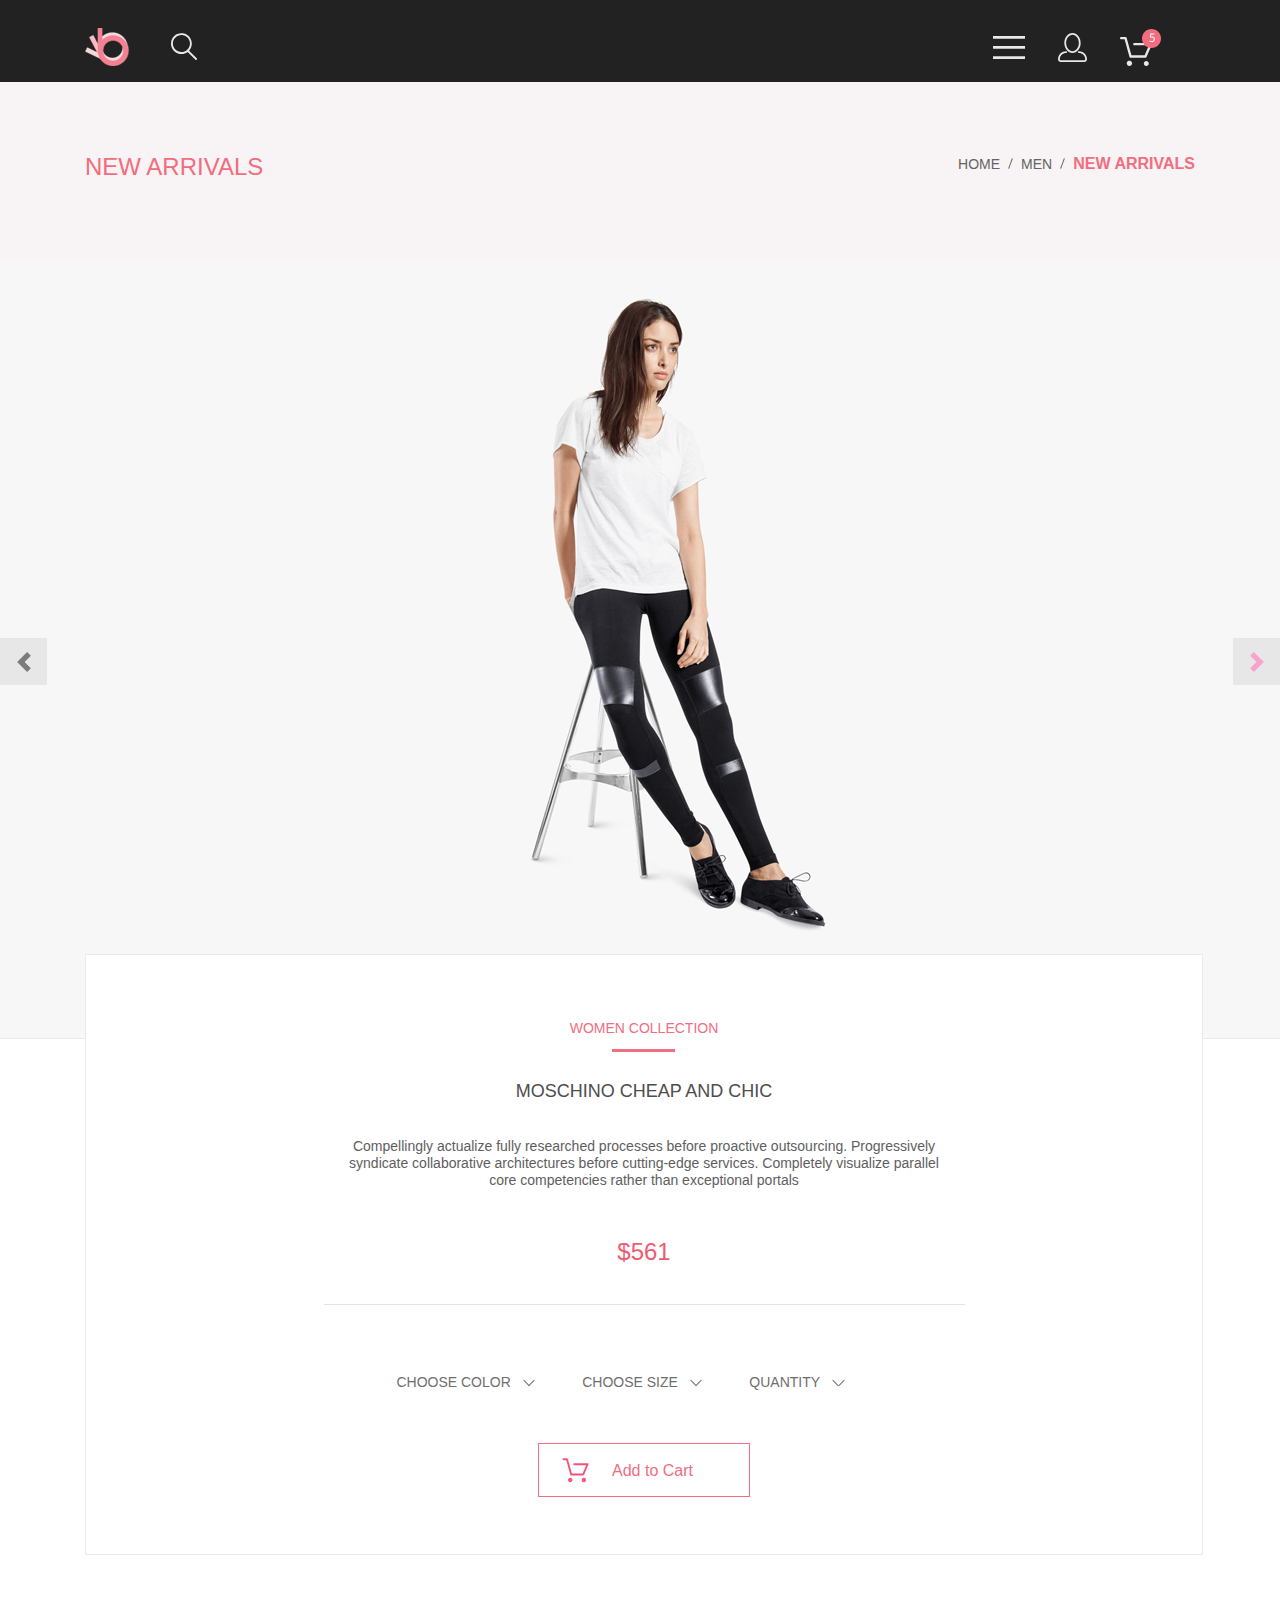
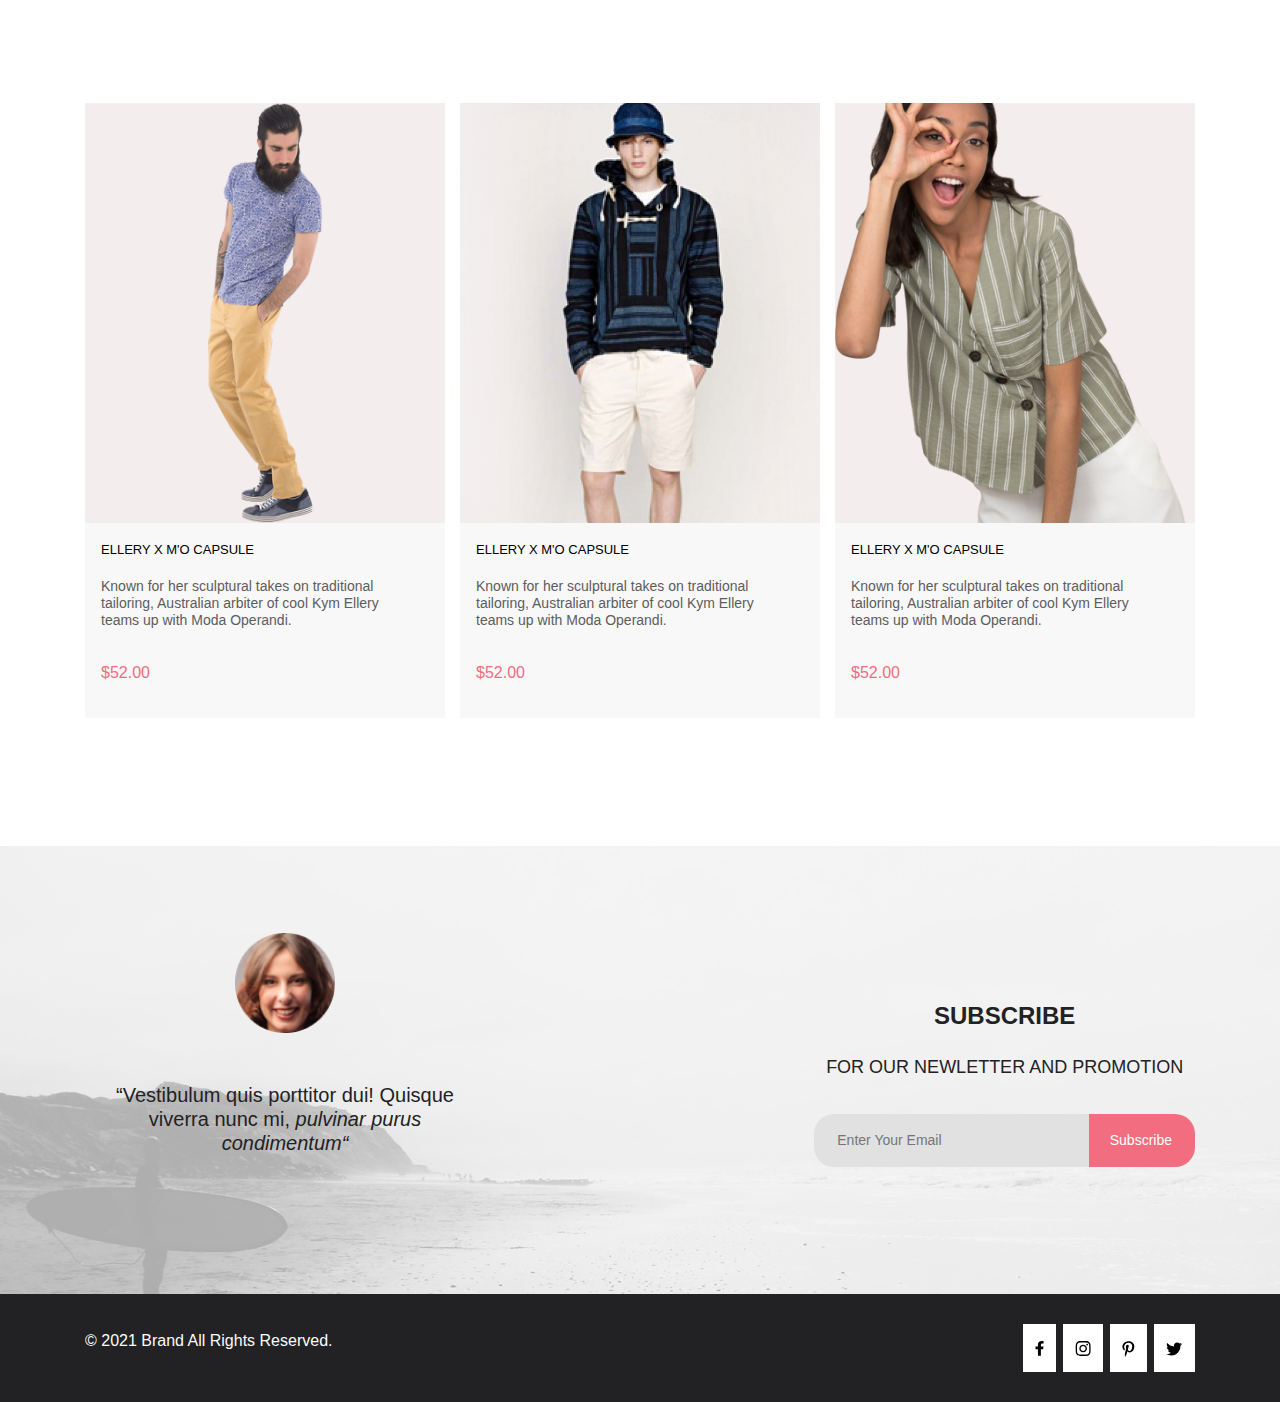
<file: Product.html>
<!DOCTYPE html>
<html lang="en">

<head>
    <meta charset="UTF-8">
    <meta http-equiv="X-UA-Compatible" content="IE=edge">
    <meta name="viewport" content="width=device-width, initial-scale=1.0">
    <title>Product</title>
    
    <link rel="stylesheet" href="https://maxcdn.bootstrapcdn.com/bootstrap/4.0.0/css/bootstrap.min.css"
        integrity="sha384-Gn5384xqQ1aoWXA+058RXPxPg6fy4IWvTNh0E263XmFcJlSAwiGgFAW/dAiS6JXm" crossorigin="anonymous">
        <link rel="stylesheet" href="style.css" type="text/css"> 
    
</head>

<body> 
    <div class="wrapper">
        <div class="content">
    <header class="main-header">
        <div class="menu-header">
            <div class="container">
                <section class="main-menu main-menu-one">
                    <ul class="menu-left">
                        <li><a href="Index.html"><img src="img/menu/logo.svg" alt="логотип"></a></li>
                        <li><a href="#"><img src="img/menu/found.svg" alt="поиск"></a></li>
                    </ul>
                    <ul class="menu-right">
                        <li class="menu-box"><a href="#"><img src="img/menu/menu.svg" alt="меню"></a>
                            <nav class="navigation">
                                <div class="close"></div>
                                <ul class="menu">
                                    <li class="menu-nav"> <a href="#" class="menu-nav-link">MENU</a> </li>
                                    <li class="menu-nav-h"> <a href="Catalog.html" class="menu-nav-a"> MAN</a>
                                        <ul class="menu-nav-nav">
                                            <li class="menu-nav-p"><a href="Product.html" class="menu-nav-link">Accessories</a>
                                            </li>
                                            <li class="menu-nav-p"><a href="Product.html" class="menu-nav-link">Bags</a></li>
                                            <li class="menu-nav-p"><a href="Product.html" class="menu-nav-link">Denim</a></li>
                                            <li class="menu-nav-p"><a href="Product.html" class="menu-nav-link">T-Shirts</a></li>
                                        </ul>
                                    </li>
                                    <li class="menu-nav-h"><a href="Catalog.html" class="menu-nav-a">WOMAN</a>
                                        <ul class="menu-nav-nav">
                                            <li class="menu-nav-p"><a href="Product.html" class="menu-nav-link">Accessories</a>
                                            </li>
                                            <li class="menu-nav-p"><a href="Product.html" class="menu-nav-link">Jackets & Coats</a>
                                            </li>
                                            <li class="menu-nav-p"><a href="Product.html" class="menu-nav-link">Polos</a></li>
                                            <li class="menu-nav-p"><a href="Product.html" class="menu-nav-link">T-Shirts</a></li>
                                            <li class="menu-nav-p"><a href="Product.html" class="menu-nav-link">Shirts</a></li>
                                        </ul>
                                    </li>
                                    <li class="menu-nav-h"><a href="Catalog.html" class="menu-nav-a">KIDS</a>
                                        <ul class="menu-nav-nav">
                                            <li class="menu-nav-p"><a href="Product.html" class="menu-nav-link">Accessories</a>
                                            </li>
                                            <li class="menu-nav-p"><a href="Product.html" class="menu-nav-link">Jackets & Coats</a>
                                            </li>
                                            <li class="menu-nav-p"><a href="Product.html" class="menu-nav-link">Polos</a></li>
                                            <li class="menu-nav-p"><a href="Product.html" class="menu-nav-link">T-Shirts</a></li>
                                            <li class="menu-nav-p"><a href="Product.html" class="menu-nav-link">Shirts</a></li>
                                            <li class="menu-nav-p"><a href="Product.html" class="menu-nav-link">Bags</a></li>
                                        </ul>
                                    </li>
                                </ul>
                            </nav>
                        </li>
                        <li><a href="Registration.html"><img src="img/menu/persona.svg" alt="личный кабинет"></a></li>
                        <li><a href="Cart.html"><img src="img/menu/menu-all.svg" alt="корзина"></a></li>
                    </ul>
                </section>
            </div>
        </div>
    </header>
    
    <section class="arrials">
        <div class="container arrials-cont arrials-cont-one">
            <h3 class="arrials-h">NEW ARRIVALS</h3>
            <ul class="arrials-ul">
                <li class="arrials-li"><a class="arrials-a" href="Index.html"> HOME</a></li>
                <p class="arrials-p arrials-p-one"></p>
                <li class="arrials-li"><a class="arrials-a" href="Catalog.html">MEN</a></li>
                <p class="arrials-p arrials-p-one"></p>
                <li class="arrials-li arrials-li-new"> NEW ARRIVALS</li>
            </ul>
        </div>
    </section>
    
    <div id="carouselExampleControls" class="carousel slide" data-ride="carousel">
        <div class="container">
        <div class="carousel-inner">
            <div class="carousel-item active">
            </div>
            <div class="carousel-item carousel-item-one">
            </div>
            <div class="carousel-item carousel-item-two">
            </div>
        </div>
        <a class="carousel-control-prev" href="#carouselExampleControls" role="button" data-slide="prev">
            <span class="carousel-control-prev-icon" aria-hidden="true"></span>
            <span class="sr-only">Previous</span>
        </a>
        <a class="carousel-control-next" href="#carouselExampleControls" role="button" data-slide="next">
            <span class="carousel-control-next-icon" aria-hidden="true"></span>
            <span class="sr-only">Next</span>
        </a>
    </div>
</div>
   
    </section>
    <section class="container">
        <div class="collection">
            <div class="collection-position">           
                <p class="women-collec">WOMEN COLLECTION</p>
                <p class="colle-chiap">MOSCHINO CHEAP AND CHIC</p>
                <p class="collection-text">Compellingly actualize fully researched processes before proactive outsourcing. Progressively syndicate collaborative architectures before cutting-edge services. Completely visualize parallel core competencies rather than exceptional
                portals</p>
                <p class="collection-price">$561</p>
                <hr class="hr-collect">
                <div class="navi-collection">
                    <div class="trend-size">
                    <a href="#" class="trending trending-one">
                        <span class="trend-span">CHOOSE COLOR</span>
                        <span class="trend-span1"></span>
                    </a>
                    <fieldset class="navi-field">
                        <label class="navi-input" for="XS"><input id="XS" type="checkbox"> white </label>
                        <label class="navi-input" for="S"><input id="S" type="checkbox"> blue   </label>
                        <label class="navi-input" for="M"><input id="M" type="checkbox"> black   </label>
                        <label class="navi-input" for="L"><input id="L" type="checkbox"> green    </label>
                    </fieldset>
                    </div>
                    <div class="trend-size">
                        <a href="#" class="trending trending-one">
                            <span class="trend-span ">CHOOSE SIZE</span>
                            <span class="trend-span1"></span>
                        </a>
                        <fieldset class="navi-field">
                            <label class="navi-input" for="XS"><input id="XS" type="checkbox"> XS</label>
                            <label class="navi-input" for="S"><input id="S" type="checkbox"> S</label>
                            <label class="navi-input" for="M"><input id="M" type="checkbox"> M</label>
                            <label class="navi-input" for="L"><input id="L" type="checkbox"> L</label>
                    </div>
                    <div class="trend-size">
                    <a href="#" class="trending trending-one">
                        <span class="trend-span">QUANTITY</span>
                        <span class="trend-span1"></span>
                    </a>
                    <fieldset class="navi-field">
                        <label class="navi-input" for="XS"><input id="XS" type="checkbox"> Lorem ipsum </label>
                        <label class="navi-input" for="S"><input id="S" type="checkbox"> Trending</label>
                        <label class="navi-input" for="M"><input id="M" type="checkbox"> Lorem ipsum</label>
                        <label class="navi-input" for="L"><input id="L" type="checkbox"> Trending</label>
                    </fieldset>
                </div>
                </div>
                <a class="example-add-collec" href="Cart.html"> <img class="add-image-collect" src="img/Vector-add.svg" alt="">
                <p class="add-p-collect"> Add to Cart</p>
                </a>
            </div>
        </div>
    </section>

    <section class="feature-models-product container">
        <div class="feature-items">
        <a href="Product.html" class="feature-items-pr">
                <img src="img/example 4.png" alt="" width="360px" class="example-img">
                <div class="feature-disc feature-disc-one">
                    <h4 class="feature-h">ELLERY X M'O CAPSULE</h4>
                    <p class="feature-text">Known for her sculptural takes on traditional tailoring, Australian arbiter of
                        cool Kym
                        Ellery teams up with Moda
                        Operandi.</p>
                    <p class="feature-price">$52.00</p>
                </div>
            
        </a>
        <a class="example-add" href="Cart.html"> <img class="add-image" src="img/Vector-add.svg" alt=""><p class="add-p"> Add to Cart</p>
        </a>
        </div>
        <div class="feature-items">
        <a href="Product.html" class="feature-items-pr">
                <img src="img/example 3.png" alt="" width="360px" class="example-img">
                <div class="feature-disc feature-disc-one">
                    <h4 class="feature-h">ELLERY X M'O CAPSULE</h4>
                    <p class="feature-text">Known for her sculptural takes on traditional tailoring, Australian arbiter of
                        cool Kym
                        Ellery teams up with Moda
                        Operandi.</p>
                    <p class="feature-price">$52.00</p>
                </div>
            </a>
            <a class="example-add" href="Cart.html"> <img class="add-image" src="img/Vector-add.svg" alt="">
                <p class="add-p"> Add to Cart</p>
            </a>
        </div>
        <div class="feature-items">
        <a href="Product.html" class="feature-items-pr">

                <img src="img/example 6.png" alt="" width="360px" class="example-img">
                <div class="feature-disc feature-disc-one">
                    <h4 class="feature-h">ELLERY X M'O CAPSULE</h4>
                    <p class="feature-text">Known for her sculptural takes on traditional tailoring, Australian arbiter of
                        cool Kym
                        Ellery teams up with Moda
                        Operandi.</p>
                    <p class="feature-price">$52.00</p>
                </div>
        </a>
        <a class="example-add" href="Cart.html"> <img class="add-image" src="img/Vector-add.svg" alt="">
        <p class="add-p"> Add to Cart</p>
        </a>
    </div>
    </section>
    </div>

    <footer>
        <section class="contacts">
            <div class="subscribes container">
                <div class="people-sub">
                    <figure class="sub-sub">
                        <img src="img/Subscribes.png" alt="" class="img-sub" width="100px">
                        <p class="text-subscribes">“Vestibulum quis porttitor dui! Quisque viverra nunc mi, <i> pulvinar
                                purus condimentum“</i></p>
                    </figure>
                </div>
                <div class="sub-forms">
                    <p class="sub-h">SUBSCRIBE</p>
                    <p class="sub-text">FOR OUR NEWLETTER AND PROMOTION </p>
                    <form action="#">
                        <input class="forms-text" type="text" placeholder="Enter Your Email">
                        <input class="send" type="button" value="Subscribe">
                     </form>
                </div>
                </div>
        </section>
        <section class="main-footer">
            <div class="footer container">
                <div class="protect">
                    <p class="text-potect">© 2021 Brand All Rights Reserved.</p>
                </div>
                <div class="social">
                    <div class="social-ul">
                        <a class="social-a" href="#"><img class="sosial-img" src="img/FB.svg"
                        alt="Facebook"></a>
                        <a class="social-a instagram" href="#"><img class="sosial-img"
                        src="img/Instagram.svg" alt="Instagram" class="social-img"></a>
                        <a class="social-a" href="#"><img class="sosial-img" src="img/Pinterest.svg"
                        alt="Pinterest"></a>
                        <a class="social-a" href="#"><img class="sosial-img" src="img/Twitter.svg"
                        alt="Twitter"></a>
                    </div>
                </div>
            </div>
        </section>
    </footer>
    </div>
    <script src="https://code.jquery.com/jquery-3.2.1.slim.min.js"
        integrity="sha384-KJ3o2DKtIkvYIK3UENzmM7KCkRr/rE9/Qpg6aAZGJwFDMVNA/GpGFF93hXpG5KkN"
        crossorigin="anonymous"></script>
    <script src="https://cdnjs.cloudflare.com/ajax/libs/popper.js/1.12.9/umd/popper.min.js"
        integrity="sha384-ApNbgh9B+Y1QKtv3Rn7W3mgPxhU9K/ScQsAP7hUibX39j7fakFPskvXusvfa0b4Q"
        crossorigin="anonymous"></script>
    <script src="https://maxcdn.bootstrapcdn.com/bootstrap/4.0.0/js/bootstrap.min.js"
        integrity="sha384-JZR6Spejh4U02d8jOt6vLEHfe/JQGiRRSQQxSfFWpi1MquVdAyjUar5+76PVCmYl"
        crossorigin="anonymous"></script>
</body>

            
</html>
</file>
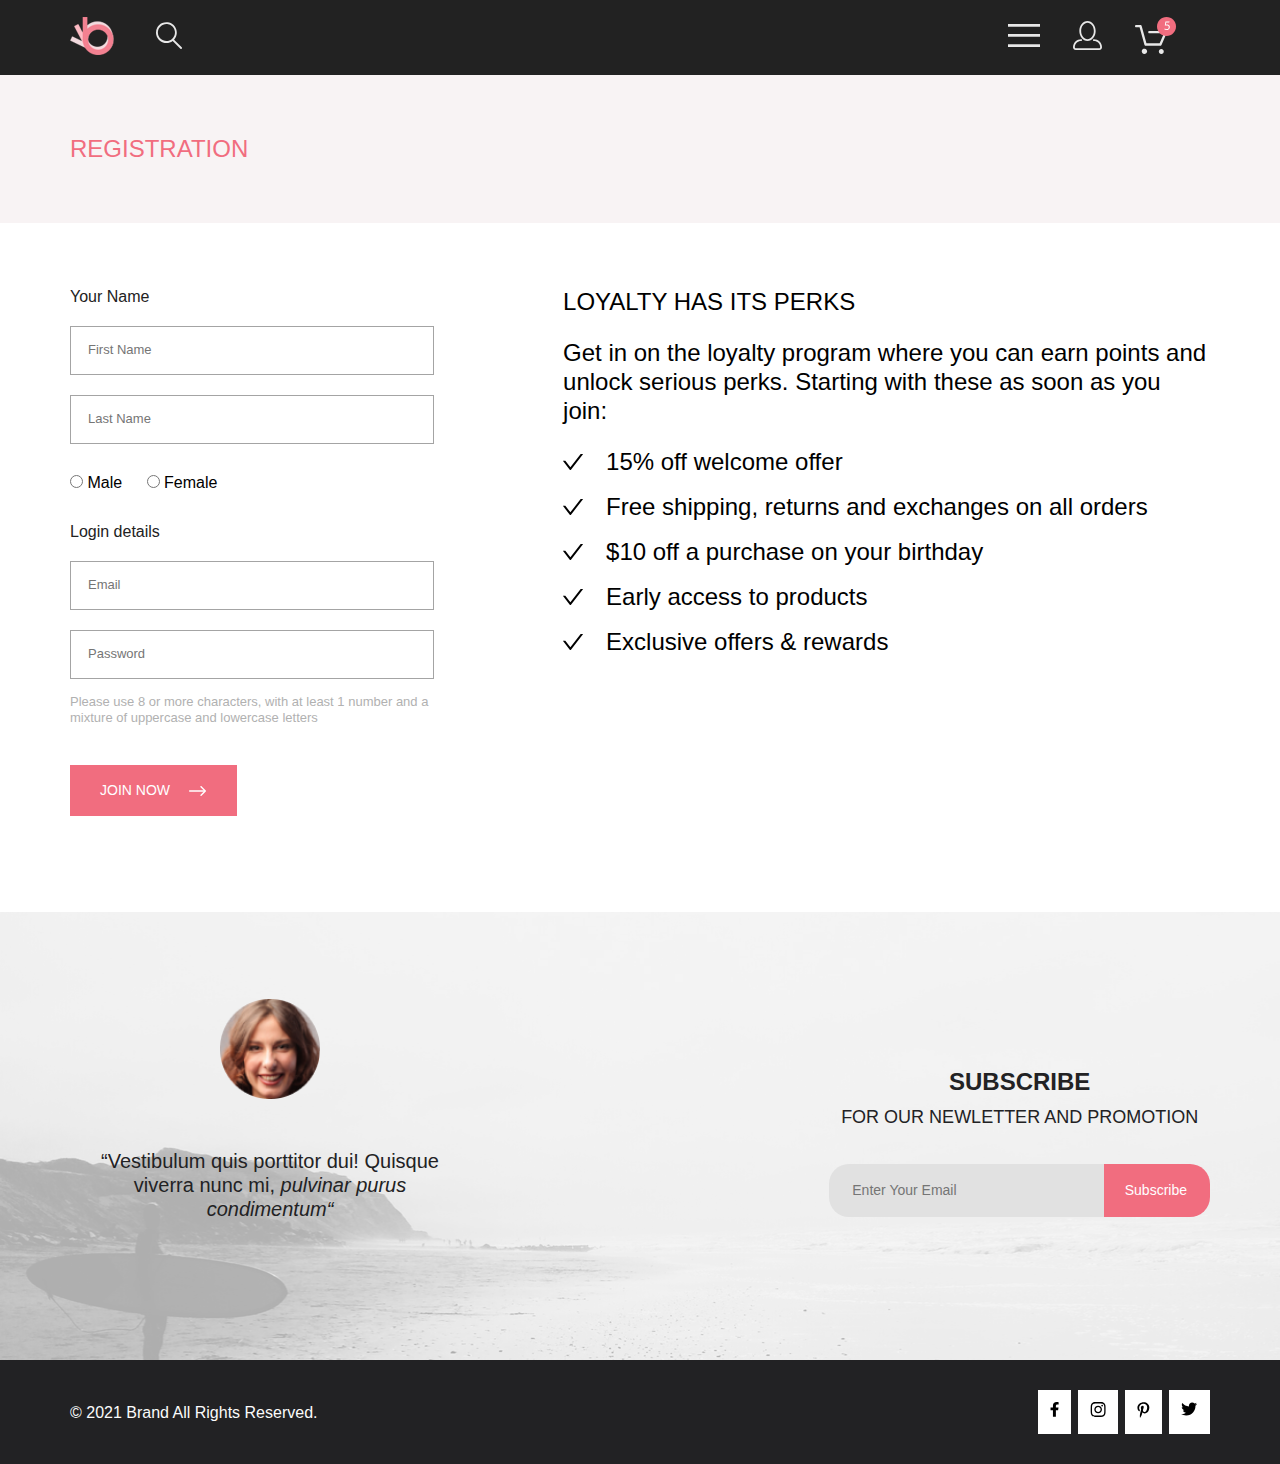
<file: Registration.html>
<!DOCTYPE html>
<html lang="en">

<head>
    <meta charset="UTF-8">
    <meta http-equiv="X-UA-Compatible" content="IE=edge">
    <meta name="viewport" content="width=device-width, initial-scale=1.0">
    <title>Registration</title>
    <link rel="stylesheet" href="style.css" type="text/css">

</head>

<body>
    <div class="wrapper">
        <div class="content">
            <header class="main-header">
                <div class="menu-header">
                    <div class="container">
                        <section class="main-menu">
                            <ul class="menu-left">
                                <li><a href="Index.html"><img src="img/menu/logo.svg" alt="логотип"></a></li>
                                <li><a href="#"><img src="img/menu/found.svg" alt="поиск"></a></li>
                            </ul>
                            <ul class="menu-right">
                                <li class="menu-box"><a href="#"><img src="img/menu/menu.svg" alt="меню"></a>
                                    <nav class="navigation">
                                        <div class="close"></div>
                                        <ul class="menu">
                                            <li class="menu-nav"> <a href="#" class="menu-nav-link">MENU</a> </li>
                                            <li class="menu-nav-h"> <a href="Catalog.html" class="menu-nav-a"> MAN</a>
                                                <ul class="menu-nav-nav">
                                                    <li class="menu-nav-p"><a href="Product.html"
                                                            class="menu-nav-link">Accessories</a>
                                                    </li>
                                                    <li class="menu-nav-p"><a href="Product.html"
                                                            class="menu-nav-link">Bags</a>
                                                    </li>
                                                    <li class="menu-nav-p"><a href="Product.html"
                                                            class="menu-nav-link">Denim</a></li>
                                                    <li class="menu-nav-p"><a href="Product.html"
                                                            class="menu-nav-link">T-Shirts</a></li>
                                                </ul>
                                            </li>
                                            <li class="menu-nav-h"><a href="Catalog.html" class="menu-nav-a">WOMAN</a>
                                                <ul class="menu-nav-nav">
                                                    <li class="menu-nav-p"><a href="Product.html"
                                                            class="menu-nav-link">Accessories</a>
                                                    </li>
                                                    <li class="menu-nav-p"><a href="Product.html"
                                                            class="menu-nav-link">Jackets
                                                            & Coats</a>
                                                    </li>
                                                    <li class="menu-nav-p"><a href="Product.html"
                                                            class="menu-nav-link">Polos</a></li>
                                                    <li class="menu-nav-p"><a href="Product.html"
                                                            class="menu-nav-link">T-Shirts</a></li>
                                                    <li class="menu-nav-p"><a href="Product.html"
                                                            class="menu-nav-link">Shirts</a></li>
                                                </ul>
                                            </li>
                                            <li class="menu-nav-h"><a href="Catalog.html" class="menu-nav-a">KIDS</a>
                                                <ul class="menu-nav-nav">
                                                    <li class="menu-nav-p"><a href="Product.html"
                                                            class="menu-nav-link">Accessories</a>
                                                    </li>
                                                    <li class="menu-nav-p"><a href="Product.html"
                                                            class="menu-nav-link">Jackets
                                                            & Coats</a>
                                                    </li>
                                                    <li class="menu-nav-p"><a href="Product.html"
                                                            class="menu-nav-link">Polos</a></li>
                                                    <li class="menu-nav-p"><a href="Product.html"
                                                            class="menu-nav-link">T-Shirts</a></li>
                                                    <li class="menu-nav-p"><a href="Product.html"
                                                            class="menu-nav-link">Shirts</a></li>
                                                    <li class="menu-nav-p"><a href="Product.html"
                                                            class="menu-nav-link">Bags</a>
                                                    </li>
                                                </ul>
                                            </li>
                                        </ul>
                                    </nav>
                                </li>
                                <li><a href="Registration.html"><img src="img/menu/persona.svg" alt="личный кабинет"></a></li>
                                <li><a href="Cart.html"><img src="img/menu/menu-all.svg" alt="корзина"></a></li>
                            </ul>
                        </section>
                    </div>
                </div>
            </header>
            <section class="shopping-cart shopping-cart-regist">
                <div class="container">
                    <p class="shopping-cart-p">REGISTRATION</p>
                </div>
            </section>
            <section class="regist-items container">
                <div class="regist-items-one">
                    <form action="#">
                        <p class="regist-items-form-h"> Your Name</p>
                        <input class="regist-items-form" type="text" placeholder="First Name">
                        <input class="regist-items-form" type="text" placeholder="Last Name"><br>
                        <input class="regist-items-radio regist-items-radio-one" type="radio" name="Sex" value="Мужской" /> Male
                        <input class="regist-items-radio"  type="radio" name="Sex" value="Женский" /> Female
                        <p class="regist-items-form-h">Login details</p>
                        <input class="regist-items-form" type="text" placeholder="Email">
                        <input class="regist-items-form" type="text" placeholder="Password">
                        <p class="regist-items-form-p">Please use 8 or more characters, with at least 1 number and a mixture of uppercase and lowercase letters</p>
                        <input class="regist-items-form-button" type="button" value="JOIN NOW">

                    </form>
                </div>
                <div class="regist-items-two">
                    <p class="regist-items-two-h">LOYALTY HAS ITS PERKS</p>
                    <p class="regist-items-two-p">Get in on the loyalty program where you can earn points and unlock serious perks. Starting with these as soon as you
                    join:</p>
                    <ul class="regist-items-two-ul">
                        <li class="regist-items-two-li">15% off welcome offer</li>
                        <li class="regist-items-two-li">Free shipping, returns and exchanges on all orders</li>
                        <li class="regist-items-two-li">$10 off a purchase on your birthday</li>
                        <li class="regist-items-two-li">Early access to products</li>
                        <li class="regist-items-two-li">Exclusive offers & rewards</li>
                    </ul>
                </div>
            </section>

                </div>
                <footer>
                    <section class="contacts">
                        <div class="subscribes container">
                            <div class="people-sub">
                                <figure class="sub-sub">
                                    <img src="img/Subscribes.png" alt="" class="img-sub" width="100px">
                                    <p class="text-subscribes">“Vestibulum quis porttitor dui! Quisque viverra nunc mi, <i> pulvinar
                                            purus condimentum“</i></p>
                                </figure>
                            </div>
                            <div class="sub-forms">
                                <p class="sub-h">SUBSCRIBE</p>
                                <p class="sub-text">FOR OUR NEWLETTER AND PROMOTION </p>
                                <form action="#">
                                    <input class="forms-text" type="text" placeholder="Enter Your Email">
                                    <input class="send" type="button" value="Subscribe">
                                </form>
                            </div>
                        </div>
                    </section>
                    <section class="main-footer">
                        <div class="footer container">
                            <div class="protect">
                                <p class="text-potect">© 2021 Brand All Rights Reserved.</p>
                            </div>
                            <div class="social">
                                <div class="social-ul">
                                    <a class="social-a" href="#"><img class="sosial-img" src="img/FB.svg" alt="Facebook"></a>
                                    <a class="social-a instagram" href="#"><img class="sosial-img" src="img/Instagram.svg" alt="Instagram"
                                            class="social-img"></a>
                                    <a class="social-a" href="#"><img class="sosial-img" src="img/Pinterest.svg" alt="Pinterest"></a>
                                    <a class="social-a" href="#"><img class="sosial-img" src="img/Twitter.svg" alt="Twitter"></a>
                                </div>
                            </div>
                        </div>
                    </section>
                </footer>
                </div>
                </body>
                
                </html>
</file>
<file: style.css>
@charset "UTF-8";
* {
  margin: 0;
  padding: 0;
}

.text-normal, .c-text, .feature-h3, .feature-p, .feature-items .example-add, .feature-h, .feature-price, .fbuttom-text, .fbuttom-text:hover, .plus-h, .text-subscribes, .send, .text-potect, .menu-nav-h, .menu-nav-p, .menu .menu-nav-a, .arrials-h, .filter-li-first, .categor-a, .filter-a, .trend-span, .navi-input, .collection-position .example-add-collec, .example-add-collec:hover, .shopping-cart-p, .items-one-price, .items-one-color, .items-two-checkout-sub, .regist-items-form-button {
  font-style: normal;
  font-weight: normal;
}

body {
  font-family: 'Lato', sans-serif;
}

.container {
  max-width: 1140px;
  margin: 0 auto;
}

.content-p {
  padding: 3% 2% 0;
}

.menu-header {
  background-color: #222222;
}

.main-menu {
  display: -webkit-box;
  display: -ms-flexbox;
  display: flex;
  -webkit-box-pack: justify;
      -ms-flex-pack: justify;
          justify-content: space-between;
  -webkit-box-align: center;
      -ms-flex-align: center;
          align-items: center;
  min-height: 75px;
}

.main-menu-one {
  padding-top: 28px;
}

.menu-left li:first-child {
  margin-right: 41px;
}

.menu-right li {
  margin-right: 33px;
}

.menu-left, .menu-right {
  list-style-type: none;
  display: -webkit-box;
  display: -ms-flexbox;
  display: flex;
  -webkit-box-pack: justify;
      -ms-flex-pack: justify;
          justify-content: space-between;
  -webkit-box-align: center;
      -ms-flex-align: center;
          align-items: center;
}

.promo {
  min-height: 764px;
  background-color: #F1E4E6;
  margin-bottom: 65px;
}

.promo-cont {
  background-image: url(./img/preview.png);
  background-repeat: no-repeat;
  background-position: -200px center;
  min-height: 764px;
  display: -webkit-box;
  display: -ms-flexbox;
  display: flex;
  -webkit-box-orient: vertical;
  -webkit-box-direction: normal;
      -ms-flex-direction: column;
          flex-direction: column;
}

.title-promo {
  margin-top: 290px;
  margin-left: 630px;
  border-left: 12px solid #F16D7F;
  height: 92px;
}

.title-first {
  font-style: normal;
  font-weight: 900;
  font-size: 48px;
  line-height: 58px;
  margin-left: 16px;
}

.promo-text {
  font-style: normal;
  font-size: 32px;
  line-height: 38px;
  font-weight: 700;
  margin-left: 16px;
}

.fasion {
  color: #F16D7F;
}

.catalog-people {
  display: -webkit-box;
  display: -ms-flexbox;
  display: flex;
  -webkit-box-pack: justify;
      -ms-flex-pack: justify;
          justify-content: space-between;
  margin-bottom: 30px;
}

.catalog-p {
  position: relative;
}

.catalog-a {
  text-decoration: none;
  display: block;
}

.catalog-a:hover {
  -webkit-transform: scale(103%);
          transform: scale(103%);
}

.catalog-text {
  position: absolute;
  left: 105px;
  top: 105px;
}

.c-text {
  font-size: 16px;
  line-height: 19px;
  text-align: center;
  color: #FFFFFF;
}

.c-height {
  font-style: normal;
  font-weight: 700;
  font-size: 24px;
  line-height: 29px;
  text-align: center;
  color: #F16D7F;
}

.ac-text {
  position: absolute;
  top: 65px;
  left: 490px;
}

.catalog {
  margin-bottom: 96px;
}

.feature-h3 {
  font-size: 30px;
  line-height: 36px;
  color: #222222;
  text-align: center;
  padding-bottom: 6px;
}

.feature-p {
  font-size: 14px;
  line-height: 17px;
  font-size: 14px;
  line-height: 17px;
  color: #9F9F9F;
  text-align: center;
  padding-bottom: 48px;
}

.feature-models {
  display: -ms-grid;
  display: grid;
  -ms-grid-columns: 1fr 1fr 1fr;
      grid-template-columns: 1fr 1fr 1fr;
  grid-auto-rows: 1fr 1fr;
  grid-gap: 30px;
}

.feature-items:hover .example-img {
  -webkit-filter: brightness(30%);
          filter: brightness(30%);
}

.feature-items {
  position: relative;
}

.example {
  text-decoration: none;
  display: block;
}

.feature-items .example-add {
  display: none;
  position: absolute;
  text-decoration: none;
  top: 188px;
  left: 108px;
  font-size: 17px;
  line-height: 17px;
  color: #FFFFFF;
  border: 1px solid #FFFFFF;
  text-align: center;
  padding-bottom: 12px;
  padding-top: 13px;
  padding-right: 16px;
  -webkit-box-align: center;
      -ms-flex-align: center;
          align-items: center;
}

.example-add .add-p {
  margin-bottom: 0px;
}

.feature-items .example-add:hover {
  color: #FFFFFF;
}

.feature-items:hover .example-add {
  display: -webkit-box;
  display: -ms-flexbox;
  display: flex;
}

.add-image {
  padding-left: 13px;
  padding-right: 11px;
}

.feature-h {
  font-size: 13px;
  line-height: 16px;
  color: #000000;
  width: 360px;
}

.feature-text {
  font-style: normal;
  font-weight: 300;
  font-size: 14px;
  line-height: 17px;
  color: #5D5D5D;
  padding-top: 12px;
  width: 315px;
}

.feature-price {
  font-size: 16px;
  line-height: 19px;
  color: #F16D7F;
  padding-top: 18px;
}

.feature-disc {
  background-color: #F8F8F8;
  padding-top: 24px;
  margin-top: -5px;
  padding-left: 16px;
  padding-bottom: 20px;
  max-width: 344px;
}

.feature-items-pr .feature-disc-one {
  background-color: #F8F8F8;
  padding-top: 24px;
  margin-top: -5px;
  padding-left: 16px;
  padding-bottom: 20px;
  max-width: 360px;
}

.feature-models-2 {
  margin-top: 30px;
  margin-bottom: 48px;
}

.buttom-feature {
  margin-top: 49px;
  margin-bottom: 95px;
  display: -webkit-box;
  display: -ms-flexbox;
  display: flex;
  -webkit-box-pack: center;
      -ms-flex-pack: center;
          justify-content: center;
}

.fbuttom-text {
  text-decoration: none;
  font-size: 16px;
  line-height: 19px;
  color: #F16D7F;
  border: 1px solid #F16D7F;
  padding: 14px 28px;
  -webkit-transition: -webkit-filter 0.3s linear;
  transition: -webkit-filter 0.3s linear;
  transition: filter 0.3s linear;
  transition: filter 0.3s linear, -webkit-filter 0.3s linear;
}

.fbuttom-text:hover {
  background: #F16D7F;
  border: 1px solid #F16D7F;
  font-size: 16px;
  line-height: 19px;
  color: #FFFFFF;
}

.plus-class {
  background: #222224;
}

.cont-plus {
  display: -webkit-box;
  display: -ms-flexbox;
  display: flex;
  -ms-flex-pack: distribute;
      justify-content: space-around;
  padding-top: 104px;
  padding-bottom: 104px;
}

.plus {
  display: -webkit-box;
  display: -ms-flexbox;
  display: flex;
  -webkit-box-orient: vertical;
  -webkit-box-direction: normal;
      -ms-flex-direction: column;
          flex-direction: column;
  -ms-flex-item-align: baseline;
      align-self: baseline;
}

.div-img {
  -ms-flex-item-align: center;
      -ms-grid-row-align: center;
      align-self: center;
  margin-bottom: 19px;
}

.div-img-one:hover {
  -webkit-transform: skew(15deg) translate(25px);
          transform: skew(15deg) translate(25px);
}

.div-img-two:hover {
  -webkit-transform: scale(110%) rotate(90deg);
          transform: scale(110%) rotate(90deg);
}

.div-img-three:hover {
  -webkit-transform: translate(30px) rotate(180deg);
          transform: translate(30px) rotate(180deg);
}

.plus-h {
  font-size: 19px;
  line-height: 24px;
  color: #FBFBFB;
  text-align: center;
  margin-bottom: 16px;
}

.plus-text {
  font-style: normal;
  font-weight: 300;
  font-size: 14px;
  line-height: 17px;
  text-align: center;
  color: #FBFBFB;
  max-width: 360px;
}

.subscribes {
  display: -webkit-box;
  display: -ms-flexbox;
  display: flex;
  -webkit-box-pack: justify;
      -ms-flex-pack: justify;
          justify-content: space-between;
  padding-top: 87px;
}

.contacts {
  background-image: url("./img/photo subscribe.png");
  background-repeat: no-repeat;
  background-position: center;
  min-height: 448px;
  background-size: cover;
}

.subscribes {
  display: -webkit-box;
  display: -ms-flexbox;
  display: flex;
  -webkit-box-pack: justify;
      -ms-flex-pack: justify;
          justify-content: space-between;
  padding-top: 87px;
}

.sub-sub {
  display: -webkit-box;
  display: -ms-flexbox;
  display: flex;
  -webkit-box-orient: vertical;
  -webkit-box-direction: normal;
      -ms-flex-direction: column;
          flex-direction: column;
}

.people-sub {
  width: 400px;
}

.img-sub {
  -ms-flex-item-align: center;
      -ms-grid-row-align: center;
      align-self: center;
  margin-bottom: 50px;
}

.text-subscribes {
  text-align: center;
  font-size: 20px;
  line-height: 24px;
  color: #222224;
}

.sub-forms {
  display: -webkit-box;
  display: -ms-flexbox;
  display: flex;
  -webkit-box-orient: vertical;
  -webkit-box-direction: normal;
      -ms-flex-direction: column;
          flex-direction: column;
  margin-top: 63px;
}

.sub-h {
  font-style: normal;
  font-weight: bold;
  font-size: 24px;
  line-height: 167.2%;
  text-align: center;
  color: #222224;
  text-align: center;
}

.sub-text {
  font-style: normal;
  font-weight: 400;
  font-size: 18px;
  line-height: 30px;
  text-align: center;
  color: #222224;
  text-align: center;
  margin-bottom: 32px;
}

.forms-text {
  background: #E1E1E1;
  border-radius: 20px  0 0 20px;
  padding-left: 22px;
  padding-top: 17px;
  padding-bottom: 17px;
  border: none;
  font-size: 14px;
  line-height: 17px;
  padding-right: 70px;
  outline: none;
  border: 1px solid transparent;
}

.send {
  background: #F16D7F;
  font-size: 14px;
  line-height: 17px;
  -webkit-box-align: center;
      -ms-flex-align: center;
          align-items: center;
  color: #FFFFFF;
  border: none;
  padding-right: 22px;
  padding-top: 17px;
  padding-bottom: 17px;
  padding-left: 20px;
  margin-left: -5px;
  border-radius: 0 20px  20px 0;
  border: 1px solid transparent;
}

.send:hover {
  background: none;
  color: #F16D7F;
  border: 1px solid #F16D7F;
}

.main-footer {
  background: #222224;
}

.footer {
  display: -webkit-box;
  display: -ms-flexbox;
  display: flex;
  -webkit-box-pack: justify;
      -ms-flex-pack: justify;
          justify-content: space-between;
  padding-top: 30px;
  padding-bottom: 30px;
  -webkit-box-align: center;
      -ms-flex-align: center;
          align-items: center;
}

.text-potect {
  font-size: 16px;
  line-height: 19px;
  color: #FBFBFB;
}

.social-ul {
  list-style-type: none;
  display: -webkit-box;
  display: -ms-flexbox;
  display: flex;
}

.social-a {
  background: #FFFFFF;
  margin-left: 7px;
  padding: 12px;
  display: block;
}

.social-a:hover {
  background: #F16D7F;
  -webkit-transform: translate(-10px, -8px);
          transform: translate(-10px, -8px);
}

.social-a:nth-child(3n):hover {
  -webkit-transform: translate(10px, -8px);
          transform: translate(10px, -8px);
}

.social-a:last-of-type:hover {
  -webkit-transform: translate(10px, -8px);
          transform: translate(10px, -8px);
}

.social-a:hover .sosial-img {
  -webkit-filter: invert(100%) sepia(100%) saturate(2%) hue-rotate(146deg) brightness(106%) contrast(101%);
          filter: invert(100%) sepia(100%) saturate(2%) hue-rotate(146deg) brightness(106%) contrast(101%);
}

.menu-nav {
  font-style: normal;
  font-weight: bold;
  font-size: 14px;
  line-height: 17px;
  color: #000000;
  margin-bottom: 24px;
}

.menu-nav-h {
  font-size: 14px;
  line-height: 17px;
  color: #F16D7F;
  margin-bottom: 20px;
}

.menu-nav-p {
  font-size: 14px;
  line-height: 17px;
  color: #6F6E6E;
  margin-bottom: 11px;
  margin-left: 21px;
}

.menu .menu-nav-link:hover {
  color: #F16D7F;
}

.menu-nav-p:first-child {
  margin-top: 12px;
}

.menu {
  list-style-type: none;
  padding-top: 57px;
  padding-left: 34px;
}

.menu .menu-nav-a {
  text-decoration: none;
  font-size: 14px;
  line-height: 17px;
  color: #F16D7F;
  margin-bottom: 20px;
}

.menu-nav-a:hover {
  color: #F16D7F;
  font-weight: 600;
}

.menu-nav-nav {
  list-style-type: none;
}

.menu .menu-nav-link {
  text-decoration: none;
  color: #6F6E6E;
}

.navigation {
  background: #FFFFFF;
  width: 232px;
  height: 788px;
  -webkit-box-shadow: 0 14px 28px rgba(0, 0, 0, 0.15), 0 10px 10px rgba(0, 0, 0, 0.15);
          box-shadow: 0 14px 28px rgba(0, 0, 0, 0.15), 0 10px 10px rgba(0, 0, 0, 0.15);
  position: absolute;
  top: 27px;
  display: none;
}

.menu-box {
  position: relative;
  z-index: 1000;
}

.menu-box:hover .navigation {
  display: -webkit-box;
  display: -ms-flexbox;
  display: flex;
}

.close {
  position: absolute;
  right: 32px;
  top: 32px;
  width: 32px;
  height: 32px;
  opacity: 0.3;
}

.close:hover {
  opacity: 1;
}

.close:before, .close:after {
  position: absolute;
  left: 15px;
  content: ' ';
  height: 20px;
  width: 2px;
  background-color: #333;
}

.close:before {
  -webkit-transform: rotate(45deg);
          transform: rotate(45deg);
}

.close:after {
  -webkit-transform: rotate(-45deg);
          transform: rotate(-45deg);
}

.catalog-men {
  display: -webkit-box;
  display: -ms-flexbox;
  display: flex;
  -ms-flex-wrap: wrap;
      flex-wrap: wrap;
}

.men-example {
  margin-right: 20px;
  margin-bottom: 30px;
  text-decoration: none;
  display: block;
}

.men-example:nth-child(3n+3) {
  margin-right: 0px;
}

.arrials {
  background-color: #F8F3F4;
  min-width: 148px;
}

.arrials-cont {
  display: -webkit-box;
  display: -ms-flexbox;
  display: flex;
  -webkit-box-pack: justify;
      -ms-flex-pack: justify;
          justify-content: space-between;
  padding-top: 60px;
  margin-top: 0px;
  padding-bottom: 60px;
}

.arrials-cont-one {
  padding-bottom: 60px;
  padding-top: 70px;
}

.arrials-h {
  font-size: 24px;
  line-height: 29px;
  color: #F16D7F;
}

.arrials-ul {
  list-style-type: none;
  display: -webkit-box;
  display: -ms-flexbox;
  display: flex;
}

.arrials-li {
  padding-right: 10px;
}

.arrials-li:last-of-type {
  padding-right: 0px;
  font-weight: 700;
  color: #F16D7F;
}

.arrials-p {
  width: 1px;
  height: 11px;
  background-color: #636363;
  margin-right: 10px;
  -webkit-transform: rotate(20deg);
          transform: rotate(20deg);
  top: 30px;
  margin-top: 4px;
  z-index: 10;
}

.arrials-ul .arrials-p-one {
  width: 1px;
  height: 11px;
  background-color: #636363;
  margin-right: 10px;
  -webkit-transform: rotate(20deg);
          transform: rotate(20deg);
  top: 30px;
  margin-top: 6px;
  z-index: 10;
}

.arrials-ul .arrials-a {
  text-decoration: none;
  font-style: normal;
  font-weight: 300;
  font-size: 14px;
  line-height: 17px;
  color: #636363;
  text-decoration: none;
}

.arrials-a:hover {
  color: #F16D7F;
}

.arrials-last {
  font-weight: 700;
  color: #F16D7F;
}

.menu-product {
  display: -webkit-box;
  display: -ms-flexbox;
  display: flex;
}

.filter-picture {
  display: -webkit-box;
  display: -ms-flexbox;
  display: flex;
}

.filter-pa {
  text-transform: uppercase;
  font-style: normal;
  font-weight: 600;
  font-size: 14px;
  line-height: 17px;
  color: #000000;
  text-decoration: none;
}

.filter-p {
  padding-right: 11px;
  margin-bottom: 16px;
}

.categor-ul {
  list-style-type: none;
  margin-bottom: 24px;
}

.filter-li-first {
  width: 327px;
  border-left: 5px solid #F16D7F;
  padding-left: 11px;
  border-bottom: 1px solid #EBEBEB;
  padding-bottom: 11px;
  margin-bottom: 18px;
  padding-top: 11px;
  text-decoration: none;
  font-size: 14px;
  line-height: 17px;
  color: #6F6E6E;
}

.categor-li {
  margin-bottom: 11px;
  margin-left: 20px;
}

.categor-a {
  text-decoration: none;
  font-size: 14px;
  line-height: 17px;
  color: #6F6E6E;
}

.filter {
  width: 360px;
  padding-top: 13px;
  padding-left: 17px;
  position: relative;
  background-color: #FFFFFF;
}

.filter:hover {
  -webkit-box-shadow: 0 14px 28px rgba(0, 0, 0, 0.15), 0 10px 10px rgba(0, 0, 0, 0.15);
          box-shadow: 0 14px 28px rgba(0, 0, 0, 0.15), 0 10px 10px rgba(0, 0, 0, 0.15);
}

.filter-cat {
  display: none;
  position: absolute;
  -webkit-box-shadow: 0 14px 28px rgba(0, 0, 0, 0.15), 0 10px 10px rgba(0, 0, 0, 0.15);
          box-shadow: 0 14px 28px rgba(0, 0, 0, 0.15), 0 10px 10px rgba(0, 0, 0, 0.15);
  background-color: #FFFFFF;
  width: 360px;
  padding-top: 13px;
  padding-left: 17px;
  left: 0px;
  z-index: 1000;
}

.accordion input {
  display: none;
}

.accordion__content {
  display: none;
}

.accordion input:checked ~ .accordion__content_first {
  display: block;
}

.accordion input:checked ~ .accordion__content {
  display: block;
}

.filter:hover .filter-cat {
  display: -webkit-box;
  display: -ms-flexbox;
  display: flex;
}

.filter-img {
  padding-right: 11px;
  margin-bottom: 16px;
}

.filter-picture:hover .filter-img {
  -webkit-filter: invert(45%) sepia(85%) saturate(1520%) hue-rotate(319deg) brightness(99%) contrast(89%);
          filter: invert(45%) sepia(85%) saturate(1520%) hue-rotate(319deg) brightness(99%) contrast(89%);
}

.filter-picture:hover .filter-pa {
  color: #F16D7F;
}

.filter-li-first:hover {
  color: #F16D7F;
}

.categor-a:hover {
  color: #F16D7F;
}

.filter-a {
  text-decoration: none;
  font-size: 14px;
  line-height: 17px;
  color: #6F6E6E;
}

.trend-span {
  font-size: 14px;
  line-height: 17px;
  color: #6F6E6E;
  border: none;
}

.trending {
  text-decoration: none;
  display: block;
}

.trend-size .trending-one {
  text-decoration: none;
  display: block;
}

.trending:first-child {
  margin-left: 0px;
  margin-right: 50px;
}

.product {
  margin-top: 50px;
  margin-bottom: 65px;
}

.navi-input {
  font-size: 14px;
  line-height: 16px;
  color: #6F6E6E;
  padding-bottom: 6px;
  z-index: 10000;
}

.navi {
  display: -webkit-box;
  display: -ms-flexbox;
  display: flex;
  -ms-flex-item-align: center;
      align-self: center;
  text-decoration: none;
}

.trend-size {
  position: relative;
}

.navi-field {
  display: none;
  -webkit-box-orient: vertical;
  -webkit-box-direction: normal;
      -ms-flex-direction: column;
          flex-direction: column;
  position: absolute;
  padding-top: 7px;
  padding-left: 10px;
  padding-right: 30px;
  border: none;
  -webkit-box-shadow: 6px 4px 35px rgba(0, 0, 0, 0.21);
          box-shadow: 6px 4px 35px rgba(0, 0, 0, 0.21);
  background-color: #FFFFFF;
  left: -10px;
  z-index: 1000;
}

.trend-size:hover .navi-field {
  display: -webkit-box;
  display: -ms-flexbox;
  display: flex;
}

.trend-span::after {
  content: " ";
  width: 1px;
  height: 8px;
  background-color: #6F6E6E;
  -webkit-transform: rotate(-45deg);
          transform: rotate(-45deg);
  display: inline-block;
  margin-left: 15px;
}

.trend-span1::after {
  content: " ";
  width: 1px;
  height: 8px;
  background-color: #6F6E6E;
  -webkit-transform: rotate(45deg);
          transform: rotate(45deg);
  display: inline-block;
}

.list-ul {
  list-style-type: none;
  display: -webkit-box;
  display: -ms-flexbox;
  display: flex;
  border: 1px solid #c5c3c3;
  -webkit-box-pack: center;
      -ms-flex-pack: center;
          justify-content: center;
  padding-top: 12px;
  padding-bottom: 12px;
  border-radius: 5px;
  padding-left: 10px;
  padding-right: 16px;
}

.list {
  display: -webkit-box;
  display: -ms-flexbox;
  display: flex;
  -webkit-box-pack: center;
      -ms-flex-pack: center;
          justify-content: center;
  margin-top: 48px;
  margin-bottom: 96px;
}

.list-p {
  line-height: 19px;
  font-weight: 700;
}

.list-a-p {
  text-decoration: none;
  padding-left: 10px;
  font-style: normal;
  font-weight: 300;
  font-size: 16px;
  line-height: 19px;
  color: black;
}

.list-a {
  text-decoration: none;
  padding-left: 10px;
  font-style: normal;
  font-weight: 300;
  font-size: 16px;
  line-height: 19px;
  color: #a7a4a4;
}

.list-a:hover, .list-a-p:hover {
  color: #F16D7F;
}

.list-li:last-of-type {
  padding-right: 10px;
}

.list-a-first {
  color: #F16D7F;
}

.feature-models-product {
  display: -webkit-box;
  display: -ms-flexbox;
  display: flex;
  -webkit-box-pack: justify;
      -ms-flex-pack: justify;
          justify-content: space-between;
  margin-bottom: 128px;
  margin-top: 63px;
}

.feature-items .feature-items-pr {
  position: relative;
  text-decoration: none;
  display: block;
}

.carousel {
  background-color: #F7F7F7;
  border-bottom: 1px solid #EAEAEA;
}

.carousel-inner {
  position: relative;
}

.carousel-item {
  height: 777px;
  background-image: url("./img/Layer 42.jpg");
  background-repeat: no-repeat;
  background-position: center 0;
}

.carousel-item-one {
  height: 777px;
  background-image: url("./img/Layer 42-copy.jpg");
  background-repeat: no-repeat;
  background-position: center 0;
}

.carousel-item-two {
  height: 777px;
  background-image: url("./img/Layer 42 - копия - копия.jpg");
  background-repeat: no-repeat;
  background-position: center 0px;
}

.button-collection {
  display: -webkit-box;
  display: -ms-flexbox;
  display: flex;
  -webkit-box-pack: justify;
      -ms-flex-pack: justify;
          justify-content: space-between;
  -webkit-box-align: center;
      -ms-flex-align: center;
          align-items: center;
}

.carousel-control-prev, .carousel-control-next {
  border: none;
  background-color: rgba(42, 42, 42, 0.15);
  color: black;
  width: 47px;
  height: 47px;
  margin-top: 377px;
}

.carousel-control-next-icon {
  -webkit-filter: invert(61%) sepia(73%) saturate(3060%) hue-rotate(315deg) brightness(126%) contrast(96%);
          filter: invert(61%) sepia(73%) saturate(3060%) hue-rotate(315deg) brightness(126%) contrast(96%);
}

.carousel-control-prev .carousel-control-prev-icon {
  -webkit-filter: invert(99%) sepia(1%) saturate(818%) hue-rotate(207deg) brightness(121%) contrast(100%);
          filter: invert(99%) sepia(1%) saturate(818%) hue-rotate(207deg) brightness(121%) contrast(100%);
}

.visually-hidden {
  font-size: 24px;
  line-height: 30px;
  font-weight: 700;
}

.container .collection {
  position: relative;
  width: 1141px;
  height: 601px;
}

.collection-position {
  position: absolute;
  background-color: #FFFFFF;
  border: 1px solid #EAEAEA;
  display: -webkit-box;
  display: -ms-flexbox;
  display: flex;
  -webkit-box-orient: vertical;
  -webkit-box-direction: normal;
      -ms-flex-direction: column;
          flex-direction: column;
  -webkit-box-align: center;
      -ms-flex-align: center;
          align-items: center;
  width: 1118px;
  height: 601px;
  top: -85px;
}

.collection .women-collec {
  text-align: center;
  font-style: normal;
  font-weight: 200;
  font-size: 14px;
  line-height: 17px;
  color: #F16D7F;
  padding-top: 65px;
}

.women-collec:after {
  content: '';
  width: 63px;
  height: 3px;
  background-color: #F16D7F;
  display: block;
  margin: 0 auto;
  margin-top: 12px;
  margin-bottom: 12px;
}

.colle-chiap {
  font-style: normal;
  font-weight: 300;
  font-size: 18px;
  line-height: 22px;
  color: #4D4D4D;
  text-align: center;
  padding-bottom: 20px;
}

.collection-text {
  text-align: center;
  max-width: 620px;
  font-style: normal;
  font-weight: 300;
  font-size: 14px;
  line-height: 17px;
  text-align: center;
  color: #5E5E5E;
  padding-bottom: 32px;
}

.collection-price {
  font-style: normal;
  font-weight: 300;
  font-size: 24px;
  line-height: 29px;
  color: #EF5B70;
  padding-bottom: 6px;
}

.hr-collect {
  width: 641px;
  margin-bottom: 65px;
}

.navi-collection {
  display: -webkit-box;
  display: -ms-flexbox;
  display: flex;
  padding-bottom: 49px;
  z-index: 10;
}

.collection-position .example-add-collec {
  display: -webkit-box;
  display: -ms-flexbox;
  display: flex;
  text-decoration: none;
  font-size: 16px;
  line-height: 17px;
  color: #F16D7F;
  border: 1px solid #F16D7F;
  text-align: center;
  padding-bottom: 13px;
  padding-top: 14px;
  -webkit-box-align: center;
      -ms-flex-align: center;
          align-items: center;
  margin-bottom: 65px;
  -webkit-transition: -webkit-filter 0.5s linear;
  transition: -webkit-filter 0.5s linear;
  transition: filter 0.5s linear;
  transition: filter 0.5s linear, -webkit-filter 0.5s linear;
}

.example-add-collec:hover {
  background: #F16D7F;
  border: 1px solid #F16D7F;
  font-size: 16px;
  line-height: 17px;
  color: #FFFFFF;
}

.add-image-collect {
  -webkit-filter: invert(54%) sepia(82%) saturate(962%) hue-rotate(311deg) brightness(93%) contrast(105%);
          filter: invert(54%) sepia(82%) saturate(962%) hue-rotate(311deg) brightness(93%) contrast(105%);
  padding-right: 23px;
  padding-left: 23px;
}

.example-add-collec:hover .add-image-collect {
  -webkit-filter: none;
          filter: none;
}

.example-add-collec .add-p-collect {
  padding-right: 56px;
  margin-bottom: 0px;
}

.shopping-cart {
  background-color: #F8F3F4;
  min-height: 148px;
  margin-bottom: 96px;
}

.shopping-cart-p {
  font-size: 24px;
  line-height: 29px;
  color: #F16D7F;
  padding-top: 59px;
}

.cart-two {
  display: -webkit-box;
  display: -ms-flexbox;
  display: flex;
  -webkit-box-pack: justify;
      -ms-flex-pack: justify;
          justify-content: space-between;
}

.items-one-cart {
  display: -webkit-box;
  display: -ms-flexbox;
  display: flex;
  margin-bottom: 40px;
  -webkit-box-shadow: 17px 19px 24px rgba(0, 0, 0, 0.13);
          box-shadow: 17px 19px 24px rgba(0, 0, 0, 0.13);
  height: 306px;
}

.items-one-text {
  padding-left: 31px;
  width: 390px;
  position: relative;
}

.items-one-disc {
  font-style: normal;
  font-weight: normal;
  font-size: 24px;
  line-height: 29px;
  color: #222222;
  margin-top: 22px;
  width: 220px;
}

.items-one-price {
  font-size: 22px;
  line-height: 26px;
  color: #575757;
  margin-top: 42px;
  margin-bottom: 6px;
}

.items-one-price-one {
  color: #F16D7F;
}

.items-one-color {
  font-size: 22px;
  line-height: 26px;
  color: #575757;
  margin-bottom: 6px;
}

.items-one-color-two {
  font-size: 18px;
  line-height: 22px;
  color: #656565;
  border: 1px solid #EAEAEA;
  padding: 2px 2px;
  width: 50px;
  margin-left: 24px;
  outline: none;
}

.items-one-button {
  display: -webkit-box;
  display: -ms-flexbox;
  display: flex;
  -webkit-box-pack: justify;
      -ms-flex-pack: justify;
          justify-content: space-between;
  margin-bottom: 142px;
  margin-top: 88px;
}

.items-one-button-a {
  text-decoration: none;
  font-style: normal;
  font-weight: 300;
  font-size: 14px;
  line-height: 17px;
  color: #000000;
  padding: 16px 40px;
  border: 1px solid #A4A4A4;
  -webkit-transition: -webkit-filter 0.3s linear;
  transition: -webkit-filter 0.3s linear;
  transition: filter 0.3s linear;
  transition: filter 0.3s linear, -webkit-filter 0.3s linear;
}

.items-one-button-first:hover .items-one-button-a {
  border: 1px solid #F16D7F;
  color: #F16D7F;
}

.items-two {
  margin-left: 130px;
}

.items-two-form-p {
  font-style: normal;
  font-weight: 300;
  font-size: 16px;
  line-height: 19px;
  color: #222222;
  margin-bottom: 20px;
}

.items-two-form {
  width: 360px;
  font-style: normal;
  font-weight: 300;
  font-size: 13px;
  line-height: 16px;
  color: #222222;
  padding-left: 16px;
  padding-top: 15px;
  padding-bottom: 16px;
  margin-bottom: 20px;
  outline: none;
  border: 1px solid #A4A4A4;
}

input[placeholder="Bangladesh"] {
  opacity: 0.4;
  border: 1px solid #222222;
}

.items-two-form-button {
  font-style: normal;
  font-weight: 300;
  font-size: 11px;
  line-height: 13px;
  color: #4A4A4A;
  padding: 10px 15px;
  background-color: #FFFFFF;
  border: 1px solid #A4A4A4;
  margin-bottom: 57px;
  -webkit-transition: -webkit-filter 0.5s linear;
  transition: -webkit-filter 0.5s linear;
  transition: filter 0.5s linear;
  transition: filter 0.5s linear, -webkit-filter 0.5s linear;
}

.items-two-form-button:hover {
  border: 1px solid #F16D7F;
  color: #F16D7F;
}

.items-two-checkout {
  background-color: #F5F3F3;
  padding-top: 39px;
  padding-right: 34px;
  padding-left: 44px;
  padding-bottom: 57px;
}

.items-two-checkout-one {
  text-align: right;
}

.items-two-checkout-sub {
  font-size: 11px;
  line-height: 13px;
  color: #4A4A4A;
  margin-bottom: 12px;
}

.items-two-checkout-sub-s {
  margin-left: 30px;
}

.items-two-checkout-total {
  font-style: normal;
  font-weight: 300;
  font-size: 16px;
  line-height: 19px;
  color: #222222;
  margin-bottom: 21px;
}

.items-two-checkout-total-s {
  font-weight: 700;
  margin-left: 30px;
  color: #F16D7F;
}

.items-two-button-first {
  margin-top: 32px;
}

.items-two-button-a {
  text-decoration: none;
  color: #FFFFFF;
  background-color: #F16D7F;
  font-style: normal;
  font-weight: 300;
  font-size: 16px;
  line-height: 19px;
  padding: 15px 48px;
  border: 1px solid transparent;
  -webkit-transition: -webkit-filter 0.5s linear;
  transition: -webkit-filter 0.5s linear;
  transition: filter 0.5s linear;
  transition: filter 0.5s linear, -webkit-filter 0.5s linear;
}

.items-two-button-first:hover .items-two-button-a {
  border: 1px solid #F16D7F;
  color: #F16D7F;
  background-color: #F5F3F3;
}

.wrapper {
  height: 100vh;
  display: -webkit-box;
  display: -ms-flexbox;
  display: flex;
  -webkit-box-orient: vertical;
  -webkit-box-direction: normal;
      -ms-flex-direction: column;
          flex-direction: column;
}

.content {
  -webkit-box-flex: 1;
      -ms-flex-positive: 1;
          flex-grow: 1;
}

.shopping-cart-regist {
  margin-bottom: 64px;
}

.regist-items {
  display: -webkit-box;
  display: -ms-flexbox;
  display: flex;
  -webkit-box-pack: justify;
      -ms-flex-pack: justify;
          justify-content: space-between;
}

.regist-items-form-h {
  font-style: normal;
  font-weight: 300;
  font-size: 16px;
  line-height: 19px;
  color: #222222;
  margin-bottom: 20px;
}

.regist-items-form {
  font-style: normal;
  font-weight: 300;
  font-size: 13px;
  line-height: 16px;
  color: #B1B1B1;
  border: 1px solid #A4A4A4;
  width: 345px;
  padding-left: 17px;
  padding-top: 15px;
  padding-bottom: 16px;
  margin-bottom: 20px;
  outline: none;
}

.regist-items-radio {
  font-style: normal;
  font-weight: 300;
  font-size: 11px;
  line-height: 13px;
  color: #000000;
  margin-left: 20px;
  padding-left: 15px;
  margin-bottom: 34px;
  margin-top: 31px;
}

.regist-items-radio-one {
  margin-left: 0px;
}

.regist-items-form:nth-child(3n) {
  margin-bottom: 0;
}

.regist-items-form-p {
  font-style: normal;
  font-weight: 300;
  font-size: 13px;
  line-height: 16px;
  color: #B1B1B1;
  margin-top: 15px;
  margin-bottom: 39px;
  width: 360px;
}

.regist-items-form-button {
  font-size: 14px;
  line-height: 17px;
  color: #FFFFFF;
  background-color: #F16D7F;
  border: 1px solid transparent;
  padding-right: 66px;
  padding-left: 29px;
  padding-top: 16px;
  padding-bottom: 16px;
  background-image: url("./img/Vector-registr.svg");
  background-repeat: no-repeat;
  background-position: 80% 50%;
  margin-bottom: 96px;
  -webkit-transition: -webkit-filter 0.5s linear;
  transition: -webkit-filter 0.5s linear;
  transition: filter 0.5s linear;
  transition: filter 0.5s linear, -webkit-filter 0.5s linear;
}

.regist-items-form-button:hover {
  border: 1px solid #F16D7F;
  color: #F16D7F;
  background-color: white;
  background-image: url("./img/Group.png");
  background-repeat: no-repeat;
  background-position: 80% 50%;
}

.regist-items-two {
  margin-left: 128px;
}

.regist-items-two-h {
  font-style: normal;
  font-weight: 300;
  font-size: 24px;
  line-height: 29px;
  color: #000000;
  margin-bottom: 22px;
}

.regist-items-two-p {
  font-style: normal;
  font-weight: 300;
  font-size: 24px;
  line-height: 29px;
  color: #000000;
  margin-bottom: 22px;
}

.regist-items-two-ul {
  list-style-type: none;
}

.regist-items-two-li {
  font-style: normal;
  font-weight: 300;
  font-size: 24px;
  line-height: 29px;
  color: #000000;
  margin-bottom: 16px;
}

.regist-items-two-li:before {
  content: url("./img/Vectorreg.svg");
  padding-right: 23px;
}

.catalog-img {
  max-width: 100%;
}

@media screen and (max-width: 768px) {
  .title-promo {
    margin-left: 480px;
  }
  .title-first {
    font-size: 44px;
    line-height: 53px;
  }
  .promo-text {
    font-size: 24px;
    line-height: 28px;
  }
  .catalog-p {
    margin-right: 3%;
    margin-bottom: 3%;
  }
  .feature-models {
    -ms-grid-columns: 1fr 1fr;
        grid-template-columns: 1fr 1fr;
    grid-auto-rows: 1fr 1fr 1fr;
  }
  .cont-plus {
    -webkit-box-orient: vertical;
    -webkit-box-direction: normal;
        -ms-flex-direction: column;
            flex-direction: column;
    -webkit-box-pack: center;
        -ms-flex-pack: center;
            justify-content: center;
  }
  .plus {
    margin-bottom: 45px;
  }
  .subscribes {
    -webkit-box-orient: vertical;
    -webkit-box-direction: normal;
        -ms-flex-direction: column;
            flex-direction: column;
  }
  .sub-forms {
    -webkit-box-align: center;
        -ms-flex-align: center;
            align-items: center;
    margin-bottom: 100px;
  }
  .forms-text {
    padding-right: 20px;
  }
  .catalog-text {
    top: 45px;
    left: 40px;
  }
  .ac-text {
    top: 30px;
    left: 250px;
  }
  .feature-h, .feature-text {
    width: 100%;
  }
}

@media screen and (max-width: 376px) {
  .promo-cont {
    background-image: none;
  }
  .title-promo {
    margin: auto;
  }
  .catalog-people {
    -ms-flex-wrap: wrap;
        flex-wrap: wrap;
  }
  .catalog-p-m {
    max-width: 330px;
  }
  .catalog-p {
    margin-bottom: 3%;
  }
  .ac-text {
    top: 10px;
    left: 92px;
  }
  .feature-models {
    -ms-grid-columns: 1fr;
        grid-template-columns: 1fr;
    grid-auto-rows: repeat(6, 1fr);
  }
  .catalog-text {
    left: 80px;
    top: 80px;
  }
}
/*# sourceMappingURL=style.css.map */
</file>
